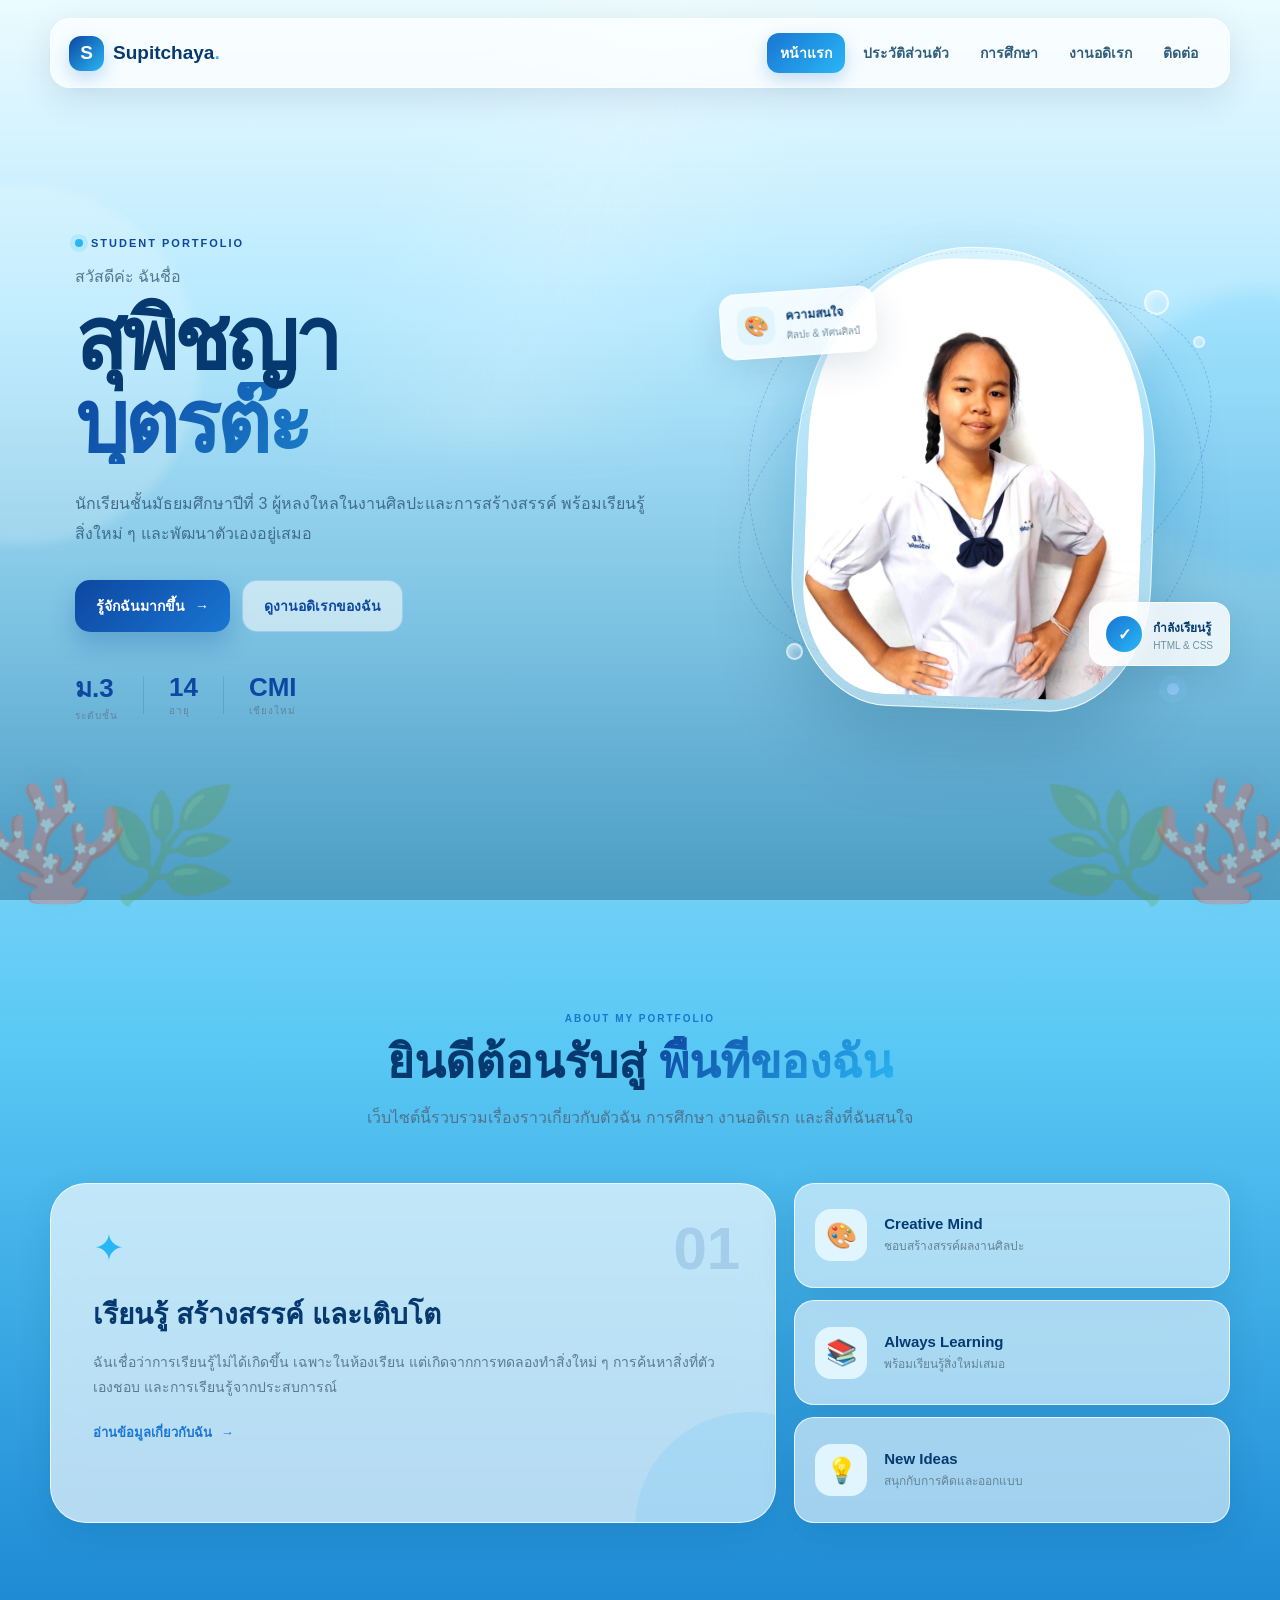
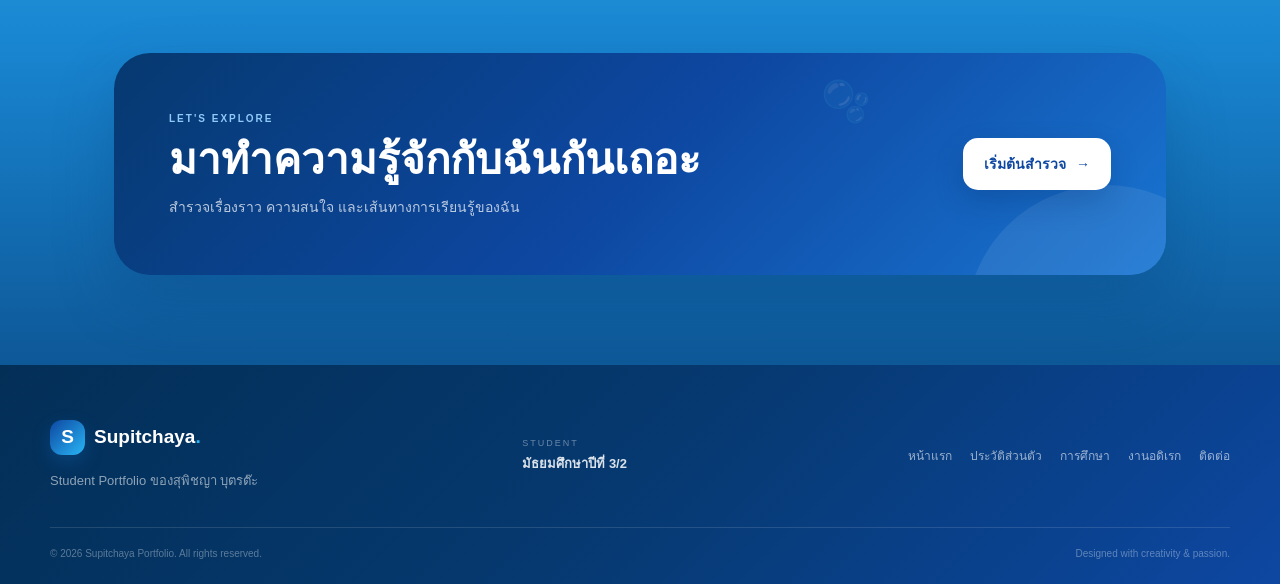
<file: index.html>
<!DOCTYPE html>
<html lang="th">
<head>
    <meta charset="UTF-8">
    <meta name="viewport" content="width=device-width, initial-scale=1.0">

    <meta
        name="description"
        content="เว็บไซต์ Portfolio ของสุพิชญา บุตรต๊ะ นักเรียนชั้นมัธยมศึกษาปีที่ 3"
    >

    <title>สุพิชญา | Student Portfolio</title>

    <link rel="stylesheet" href="style.css">
</head>

<body>

    <!-- =========================================
         LOADING SCREEN
    ========================================== -->

    <div class="loading-screen">
        <div class="loading-content">

            <div class="loading-bubbles">
                <span>🫧</span>
                <span>🫧</span>
                <span>🫧</span>
            </div>

            <div class="diver">🤿</div>

            <div class="loading-ring"></div>

            <h2>กำลังดำดิ่งสู่โลกของฉัน...</h2>

            <p>Welcome to my underwater world</p>

            <div class="loading-dots">
                <span></span>
                <span></span>
                <span></span>
            </div>

        </div>
    </div>


    <!-- =========================================
         UNDERWATER BACKGROUND
    ========================================== -->

    <div class="ocean-background" aria-hidden="true">

        <div class="sun-rays"></div>

        <span class="bubble bubble-1"></span>
        <span class="bubble bubble-2"></span>
        <span class="bubble bubble-3"></span>
        <span class="bubble bubble-4"></span>
        <span class="bubble bubble-5"></span>
        <span class="bubble bubble-6"></span>

        <div class="fish fish-1">🐠</div>
        <div class="fish fish-2">🐟</div>
        <div class="fish fish-3">🐡</div>

        <div class="coral coral-left">🪸</div>
        <div class="coral coral-right">🪸</div>

        <div class="seaweed seaweed-left">🌿</div>
        <div class="seaweed seaweed-right">🌿</div>

    </div>


    <!-- =========================================
         HEADER / NAVIGATION
    ========================================== -->

    <header class="site-header">

        <nav class="navbar container" aria-label="เมนูหลัก">

            <a href="index.html" class="logo">

                <span class="logo-mark">S</span>

                <span>
                    Supitchaya<span class="logo-dot">.</span>
                </span>

            </a>


            <div class="nav-links">

                <a href="index.html" class="active">
                    หน้าแรก
                </a>

                <a href="profile.html">
                    ประวัติส่วนตัว
                </a>

                <a href="education.html">
                    การศึกษา
                </a>

                <a href="hobby.html">
                    งานอดิเรก
                </a>

                <a href="contact.html">
                    ติดต่อ
                </a>

            </div>

        </nav>

    </header>


    <!-- =========================================
         MAIN
    ========================================== -->

    <main>


        <!-- =====================================
             HERO SECTION
        ====================================== -->

        <section class="hero">

            <!-- Decorative light -->
            <div class="hero-orb hero-orb-one"></div>
            <div class="hero-orb hero-orb-two"></div>


            <div class="container hero-grid">


                <!-- HERO TEXT -->

                <div class="hero-content reveal">

                    <span class="eyebrow">

                        <span class="eyebrow-dot"></span>

                        STUDENT PORTFOLIO

                    </span>


                    <p class="hero-small-title">
                        สวัสดีค่ะ ฉันชื่อ
                    </p>


                    <h1>
                        สุพิชญา
                        <span>บุตรต๊ะ</span>
                    </h1>


                    <p class="hero-description">

                        นักเรียนชั้นมัธยมศึกษาปีที่ 3
                        ผู้หลงใหลในงานศิลปะและการสร้างสรรค์
                        พร้อมเรียนรู้สิ่งใหม่ ๆ
                        และพัฒนาตัวเองอยู่เสมอ

                    </p>


                    <div class="hero-buttons">

                        <a
                            href="profile.html"
                            class="btn btn-primary"
                        >
                            รู้จักฉันมากขึ้น
                            <span>→</span>
                        </a>


                        <a
                            href="hobby.html"
                            class="btn btn-secondary"
                        >
                            ดูงานอดิเรกของฉัน
                        </a>

                    </div>


                    <!-- STATS -->

                    <div class="hero-stats">

                        <div class="stat-item">

                            <strong>ม.3</strong>

                            <span>ระดับชั้น</span>

                        </div>


                        <div class="stat-divider"></div>


                        <div class="stat-item">

                            <strong>14</strong>

                            <span>อายุ</span>

                        </div>


                        <div class="stat-divider"></div>


                        <div class="stat-item">

                            <strong>CMI</strong>

                            <span>เชียงใหม่</span>

                        </div>

                    </div>

                </div>


                <!-- HERO VISUAL -->

                <div class="hero-visual reveal reveal-delay">

                    <div class="visual-ring ring-one"></div>

                    <div class="visual-ring ring-two"></div>


                    <!-- Decorative bubbles -->

                    <span class="visual-bubble visual-bubble-one"></span>

                    <span class="visual-bubble visual-bubble-two"></span>

                    <span class="visual-bubble visual-bubble-three"></span>


                    <!-- Main Profile -->

                    <div class="profile-shape">

                        <div class="profile-glow"></div>

                        <img
                            src="images/Gam.jpeg"
                            alt="รูปโปรไฟล์ของสุพิชญา บุตรต๊ะ"
                        >

                    </div>


                    <!-- Floating Card -->

                    <div class="floating-card floating-card-top">

                        <span class="floating-icon">
                            🎨
                        </span>

                        <div>

                            <strong>
                                ความสนใจ
                            </strong>

                            <small>
                                ศิลปะ & ทัศนศิลป์
                            </small>

                        </div>

                    </div>


                    <div class="floating-card floating-card-bottom">

                        <span class="check-icon">
                            ✓
                        </span>

                        <div>

                            <strong>
                                กำลังเรียนรู้
                            </strong>

                            <small>
                                HTML & CSS
                            </small>

                        </div>

                    </div>


                    <div class="orange-dot"></div>

                </div>

            </div>

        </section>



        <!-- =====================================
             INTRO SECTION
        ====================================== -->

        <section class="intro-section section-padding">

            <div class="container">


                <div class="section-heading centered">

                    <span class="section-label">
                        ABOUT MY PORTFOLIO
                    </span>

                    <h2>
                        ยินดีต้อนรับสู่
                        <span>พื้นที่ของฉัน</span>
                    </h2>

                    <p>

                        เว็บไซต์นี้รวบรวมเรื่องราวเกี่ยวกับตัวฉัน
                        การศึกษา งานอดิเรก
                        และสิ่งที่ฉันสนใจ

                    </p>

                </div>


                <div class="feature-layout">


                    <!-- MAIN FEATURE -->

                    <div class="feature-main">

                        <div class="feature-number">
                            01
                        </div>

                        <span class="feature-icon large">
                            ✦
                        </span>


                        <h3>
                            เรียนรู้ สร้างสรรค์ และเติบโต
                        </h3>


                        <p>

                            ฉันเชื่อว่าการเรียนรู้ไม่ได้เกิดขึ้น
                            เฉพาะในห้องเรียน
                            แต่เกิดจากการทดลองทำสิ่งใหม่ ๆ
                            การค้นหาสิ่งที่ตัวเองชอบ
                            และการเรียนรู้จากประสบการณ์

                        </p>


                        <a
                            href="profile.html"
                            class="text-link"
                        >
                            อ่านข้อมูลเกี่ยวกับฉัน
                            <span>→</span>
                        </a>

                    </div>


                    <!-- SMALL FEATURES -->

                    <div class="feature-side">


                        <div class="mini-feature">

                            <span>🎨</span>

                            <div>

                                <h4>
                                    Creative Mind
                                </h4>

                                <p>
                                    ชอบสร้างสรรค์ผลงานศิลปะ
                                </p>

                            </div>

                        </div>


                        <div class="mini-feature">

                            <span>📚</span>

                            <div>

                                <h4>
                                    Always Learning
                                </h4>

                                <p>
                                    พร้อมเรียนรู้สิ่งใหม่เสมอ
                                </p>

                            </div>

                        </div>


                        <div class="mini-feature">

                            <span>💡</span>

                            <div>

                                <h4>
                                    New Ideas
                                </h4>

                                <p>
                                    สนุกกับการคิดและออกแบบ
                                </p>

                            </div>

                        </div>


                    </div>

                </div>

            </div>

        </section>



        <!-- =====================================
             CTA
        ====================================== -->

        <section class="cta-section">

            <div class="container cta-box">

                <div>

                    <span class="section-label light-label">
                        LET'S EXPLORE
                    </span>

                    <h2>
                        มาทำความรู้จักกับฉันกันเถอะ
                    </h2>

                    <p>
                        สำรวจเรื่องราว ความสนใจ
                        และเส้นทางการเรียนรู้ของฉัน
                    </p>

                </div>


                <a
                    href="profile.html"
                    class="btn btn-light"
                >
                    เริ่มต้นสำรวจ
                    <span>→</span>
                </a>

            </div>

        </section>

    </main>



    <!-- =========================================
         FOOTER
    ========================================== -->

    <footer class="footer">

        <div class="container footer-grid">


            <div class="footer-brand">

                <a
                    href="index.html"
                    class="logo logo-footer"
                >

                    <span class="logo-mark">
                        S
                    </span>

                    <span>
                        Supitchaya<span class="logo-dot">.</span>
                    </span>

                </a>


                <p>
                    Student Portfolio
                    ของสุพิชญา บุตรต๊ะ
                </p>

            </div>


            <div class="footer-class">

                <span>
                    STUDENT
                </span>

                <strong>
                    มัธยมศึกษาปีที่ 3/2
                </strong>

            </div>


            <div class="footer-links">

                <a href="index.html">
                    หน้าแรก
                </a>

                <a href="profile.html">
                    ประวัติส่วนตัว
                </a>

                <a href="education.html">
                    การศึกษา
                </a>

                <a href="hobby.html">
                    งานอดิเรก
                </a>

                <a href="contact.html">
                    ติดต่อ
                </a>

            </div>

        </div>


        <div class="container footer-bottom">

            <p>
                © 2026 Supitchaya Portfolio.
                All rights reserved.
            </p>

            <p>
                Designed with creativity &amp; passion.
            </p>

        </div>

    </footer>

</body>
</html>
</file>
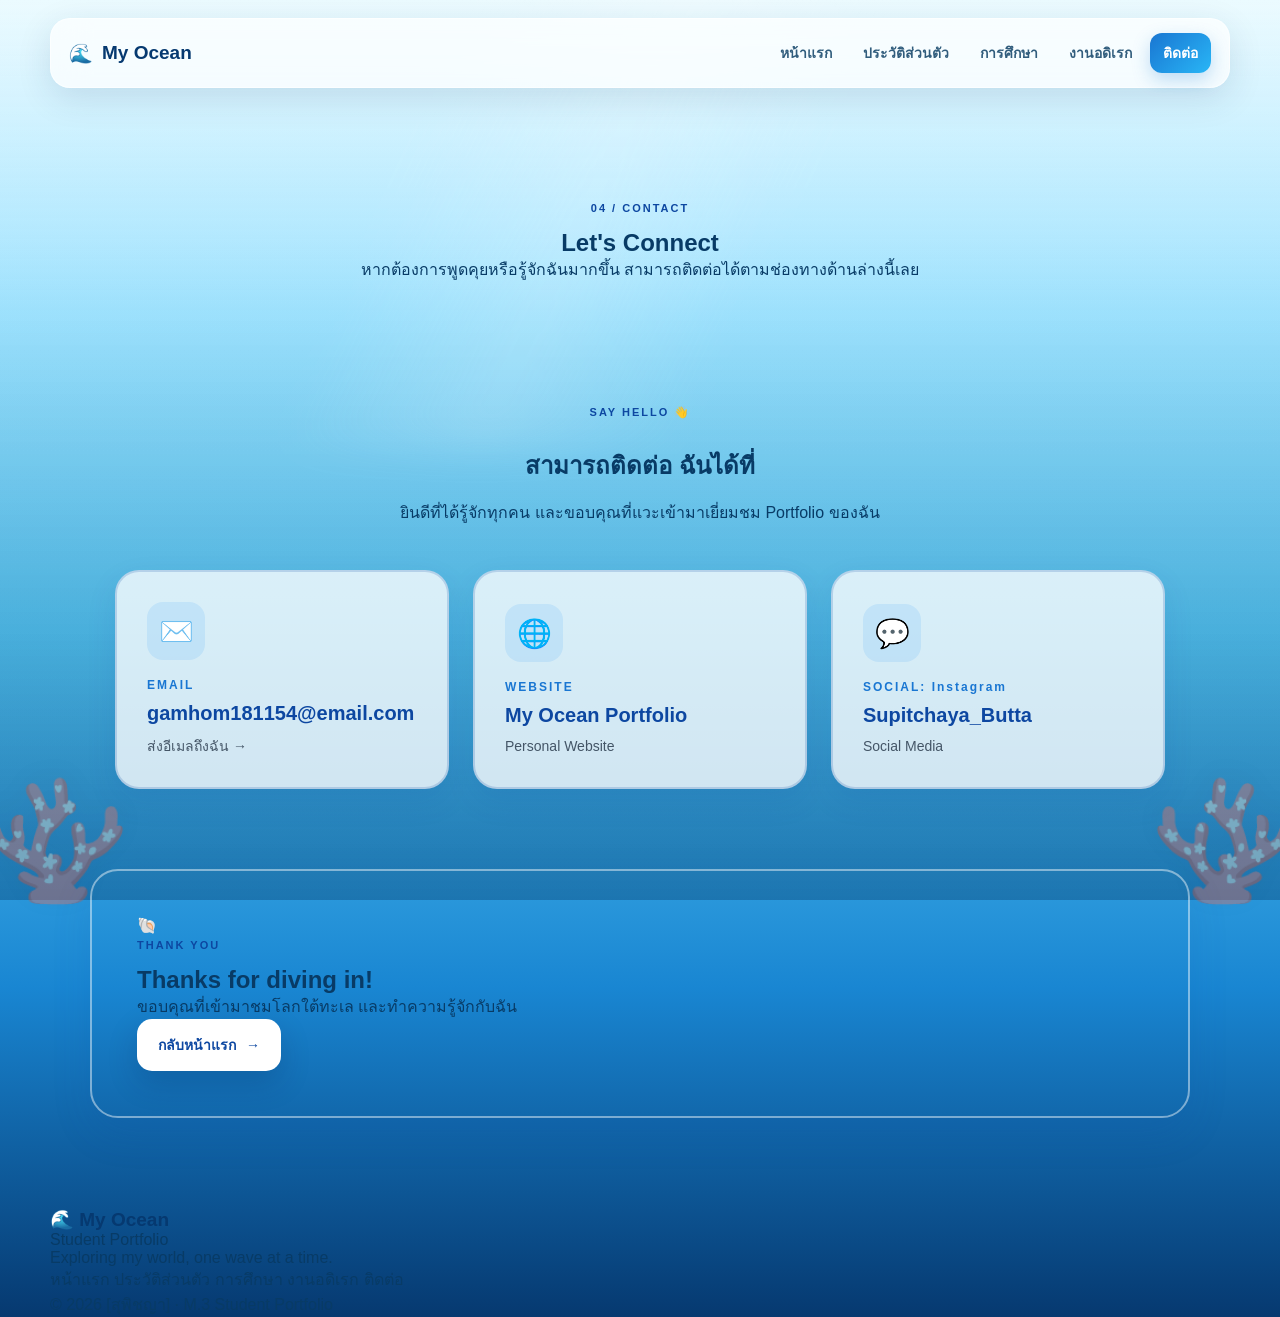
<file: contact.html>
<!DOCTYPE html>
<html lang="th">
<head>
    <meta charset="UTF-8">
    <meta name="viewport" content="width=device-width, initial-scale=1.0">
    <meta name="description" content="ข้อมูลติดต่อของนักเรียน">
    <title>My Ocean World | ติดต่อ</title>

    <link rel="stylesheet" href="style.css">
</head>

<body>

    <!-- Loading Scene -->
    <div class="loading-screen">
        <div class="loading-content">
            <div class="diver">🤿</div>
            <div class="loading-ring"></div>
            <h2>Diving into my world...</h2>
            <p>Let's connect</p>

            <div class="loading-dots">
                <span></span>
                <span></span>
                <span></span>
            </div>
        </div>
    </div>


    <!-- Background -->
    <div class="ocean-background">

        <div class="sun-rays"></div>

        <span class="bubble bubble-1"></span>
        <span class="bubble bubble-2"></span>
        <span class="bubble bubble-3"></span>
        <span class="bubble bubble-4"></span>

        <span class="fish fish-1">🐠</span>
        <span class="fish fish-2">🐟</span>

        <div class="coral coral-left">🪸</div>
        <div class="coral coral-right">🪸</div>

    </div>


    <!-- Navigation -->
    <header class="site-header">

        <nav class="navbar">

            <a href="index.html" class="logo">
                <span class="logo-icon">🌊</span>
                <span>My Ocean</span>
            </a>

            <div class="nav-links">

                <a href="index.html">หน้าแรก</a>
                <a href="profile.html">ประวัติส่วนตัว</a>
                <a href="education.html">การศึกษา</a>
                <a href="hobby.html">งานอดิเรก</a>
                <a href="contact.html" class="active">ติดต่อ</a>

            </div>

        </nav>

    </header>


    <main>

        <section class="page-hero section-container">

            <span class="eyebrow">04 / CONTACT</span>

            <h1>
                Let's
                <span>Connect</span>
            </h1>

            <p>
                หากต้องการพูดคุยหรือรู้จักฉันมากขึ้น
                สามารถติดต่อได้ตามช่องทางด้านล่างนี้เลย
            </p>

        </section>


        <section class="contact-section section-container">

            <div class="contact-intro">

                <span class="eyebrow">SAY HELLO 👋</span>

                <h2>
                    สามารถติดต่อ
                    <span>ฉันได้ที่</span>
                </h2>

                <p>
                    ยินดีที่ได้รู้จักทุกคน
                    และขอบคุณที่แวะเข้ามาเยี่ยมชม
                    Portfolio ของฉัน
                </p>

            </div>


            <div class="contact-grid">

                <a href="mailto:example@email.com" class="contact-card">

                    <div class="contact-icon">✉️</div>

                    <div>
                        <small>EMAIL</small>
                        <h3>gamhom181154@email.com</h3>
                        <span>ส่งอีเมลถึงฉัน →</span>
                    </div>

                </a>


                <div class="contact-card">

                    <div class="contact-icon">🌐</div>

                    <div>
                        <small>WEBSITE</small>
                        <h3>My Ocean Portfolio</h3>
                        <span>Personal Website</span>
                    </div>

                </div>


                <div class="contact-card">

                    <div class="contact-icon">💬</div>

                    <div>
                        <small>SOCIAL: Instagram</small>
                        <h3>Supitchaya_Butta</h3>
                        <span>Social Media</span>
                    </div>

                </div>

            </div>

        </section>


        <!-- CTA -->
        <section class="cta-section section-container">

            <div class="cta-card">

                <div class="cta-decoration">🐚</div>

                <div>

                    <span class="eyebrow">THANK YOU</span>

                    <h2>
                        Thanks for
                        <span>diving in!</span>
                    </h2>

                    <p>
                        ขอบคุณที่เข้ามาชมโลกใต้ทะเล
                        และทำความรู้จักกับฉัน
                    </p>

                </div>

                <a href="index.html" class="btn btn-light">
                    กลับหน้าแรก
                    <span>→</span>
                </a>

            </div>

        </section>

    </main>


    <footer class="site-footer">

        <div class="footer-content">

            <div>
                <a href="index.html" class="logo footer-logo">
                    🌊 My Ocean
                </a>

                <p>
                    Student Portfolio
                    <br>
                    Exploring my world, one wave at a time.
                </p>
            </div>

            <div class="footer-nav">
                <a href="index.html">หน้าแรก</a>
                <a href="profile.html">ประวัติส่วนตัว</a>
                <a href="education.html">การศึกษา</a>
                <a href="hobby.html">งานอดิเรก</a>
                <a href="contact.html">ติดต่อ</a>
            </div>

        </div>

        <div class="copyright">
            © 2026 [สุพิชญา] · M.3 Student Portfolio
        </div>

    </footer>

</body>
</html>
</file>
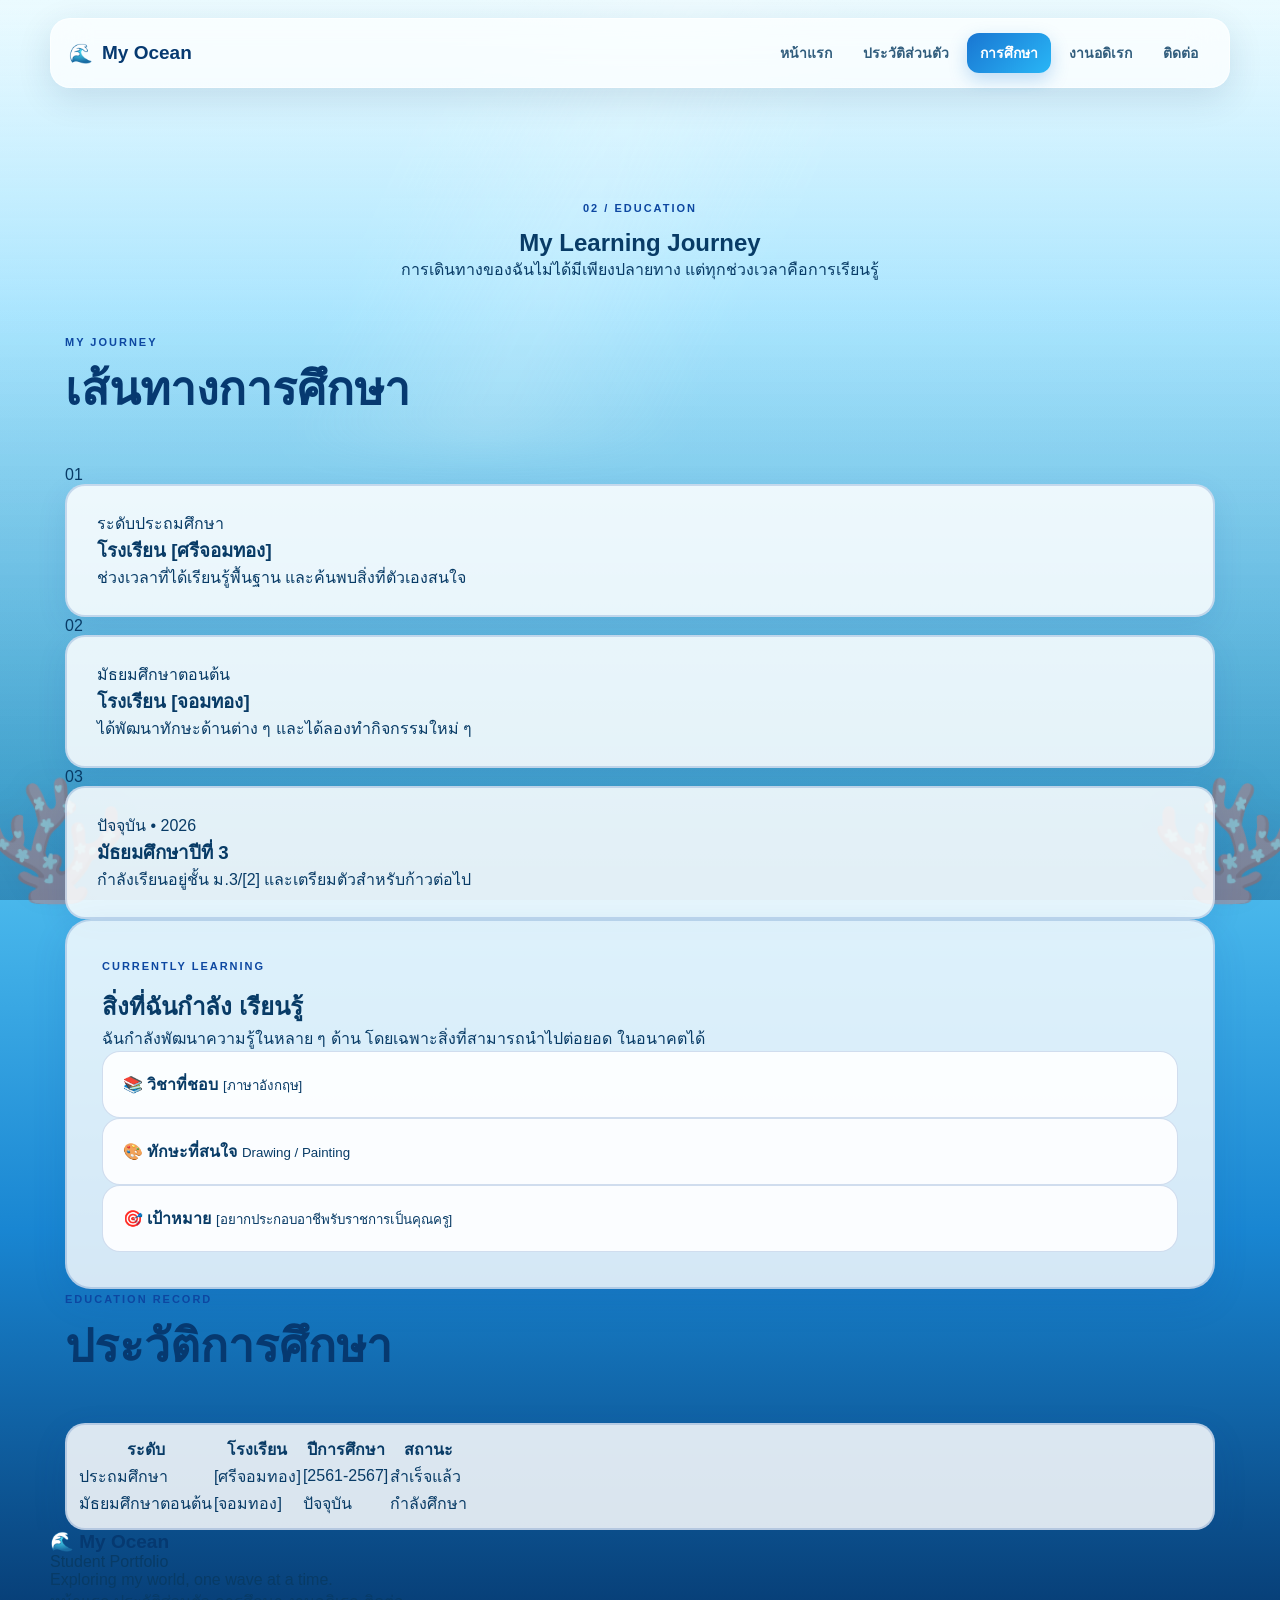
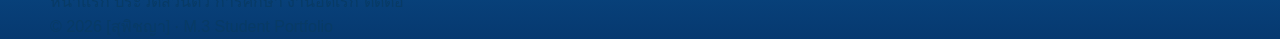
<file: education.html>
<!DOCTYPE html>
<html lang="th">
<head>
    <meta charset="UTF-8">
    <meta name="viewport" content="width=device-width, initial-scale=1.0">
    <meta name="description" content="ประวัติการศึกษาของนักเรียน">
    <title>My Ocean World | การศึกษา</title>

    <link rel="stylesheet" href="style.css">
</head>

<body>

    <!-- Loading Scene -->
    <div class="loading-screen">
        <div class="loading-content">
            <div class="diver">🤿</div>
            <div class="loading-ring"></div>
            <h2>Diving into my world...</h2>
            <p>Exploring my education</p>

            <div class="loading-dots">
                <span></span>
                <span></span>
                <span></span>
            </div>
        </div>
    </div>


    <!-- Background -->
    <div class="ocean-background">

        <div class="sun-rays"></div>

        <span class="bubble bubble-1"></span>
        <span class="bubble bubble-2"></span>
        <span class="bubble bubble-3"></span>
        <span class="bubble bubble-4"></span>

        <span class="fish fish-1">🐠</span>
        <span class="fish fish-3">🐡</span>

        <div class="coral coral-left">🪸</div>
        <div class="coral coral-right">🪸</div>

    </div>


    <!-- Navigation -->
    <header class="site-header">

        <nav class="navbar">

            <a href="index.html" class="logo">
                <span class="logo-icon">🌊</span>
                <span>My Ocean</span>
            </a>

            <div class="nav-links">
                <a href="index.html">หน้าแรก</a>
                <a href="profile.html">ประวัติส่วนตัว</a>
                <a href="education.html" class="active">การศึกษา</a>
                <a href="hobby.html">งานอดิเรก</a>
                <a href="contact.html">ติดต่อ</a>
            </div>

        </nav>

    </header>


    <main>

        <section class="page-hero section-container">

            <span class="eyebrow">02 / EDUCATION</span>

            <h1>
                My Learning
                <span>Journey</span>
            </h1>

            <p>
                การเดินทางของฉันไม่ได้มีเพียงปลายทาง
                แต่ทุกช่วงเวลาคือการเรียนรู้
            </p>

        </section>


        <!-- Timeline -->
        <section class="timeline-section section-container">

            <div class="section-heading">
                <span class="eyebrow">MY JOURNEY</span>
                <h2>เส้นทางการศึกษา</h2>
            </div>


            <div class="timeline">

                <div class="timeline-item">

                    <div class="timeline-dot">01</div>

                    <div class="timeline-content">

                        <span>ระดับประถมศึกษา</span>

                        <h3>โรงเรียน [ศรีจอมทอง]</h3>

                        <p>
                            ช่วงเวลาที่ได้เรียนรู้พื้นฐาน
                            และค้นพบสิ่งที่ตัวเองสนใจ
                        </p>

                    </div>

                </div>


                <div class="timeline-item">

                    <div class="timeline-dot">02</div>

                    <div class="timeline-content">

                        <span>มัธยมศึกษาตอนต้น</span>

                        <h3>โรงเรียน [จอมทอง]</h3>

                        <p>
                            ได้พัฒนาทักษะด้านต่าง ๆ
                            และได้ลองทำกิจกรรมใหม่ ๆ
                        </p>

                    </div>

                </div>


                <div class="timeline-item current">

                    <div class="timeline-dot">03</div>

                    <div class="timeline-content">

                        <span>ปัจจุบัน • 2026</span>

                        <h3>มัธยมศึกษาปีที่ 3</h3>

                        <p>
                            กำลังเรียนอยู่ชั้น ม.3/[2]
                            และเตรียมตัวสำหรับก้าวต่อไป
                        </p>

                    </div>

                </div>

            </div>

        </section>


        <!-- Highlight -->
        <section class="education-highlight section-container">

            <div class="highlight-panel">

                <div>

                    <span class="eyebrow">CURRENTLY LEARNING</span>

                    <h2>
                        สิ่งที่ฉันกำลัง
                        <span>เรียนรู้</span>
                    </h2>

                    <p>
                        ฉันกำลังพัฒนาความรู้ในหลาย ๆ ด้าน
                        โดยเฉพาะสิ่งที่สามารถนำไปต่อยอด
                        ในอนาคตได้
                    </p>

                </div>


                <div class="highlight-items">

                    <div class="highlight-item">
                        <span>📚</span>
                        <strong>วิชาที่ชอบ</strong>
                        <small>[ภาษาอังกฤษ]</small>
                    </div>

                    <div class="highlight-item">
                        <span>🎨</span>
                        <strong>ทักษะที่สนใจ</strong>
                        <small>Drawing / Painting</small>
                    </div>

                    <div class="highlight-item">
                        <span>🎯</span>
                        <strong>เป้าหมาย</strong>
                        <small>[อยากประกอบอาชีพรับราชการเป็นคุณครู]</small>
                    </div>

                </div>

            </div>

        </section>


        <!-- Table -->
        <section class="table-section section-container">

            <div class="section-heading">

                <span class="eyebrow">EDUCATION RECORD</span>

                <h2>ประวัติการศึกษา</h2>

            </div>


            <div class="table-wrapper">

                <table>

                    <thead>
                        <tr>
                            <th>ระดับ</th>
                            <th>โรงเรียน</th>
                            <th>ปีการศึกษา</th>
                            <th>สถานะ</th>
                        </tr>
                    </thead>

                    <tbody>

                        <tr>
                            <td>ประถมศึกษา</td>
                            <td>[ศรีจอมทอง]</td>
                            <td>[2561-2567]</td>
                            <td><span class="status">สำเร็จแล้ว</span></td>
                        </tr>

                        <tr>
                            <td>มัธยมศึกษาตอนต้น</td>
                            <td>[จอมทอง]</td>
                            <td>ปัจจุบัน</td>
                            <td><span class="status current-status">กำลังศึกษา</span></td>
                        </tr>

                    </tbody>

                </table>

            </div>

        </section>

    </main>


    <footer class="site-footer">

        <div class="footer-content">

            <div>
                <a href="index.html" class="logo footer-logo">
                    🌊 My Ocean
                </a>

                <p>
                    Student Portfolio
                    <br>
                    Exploring my world, one wave at a time.
                </p>
            </div>

            <div class="footer-nav">
                <a href="index.html">หน้าแรก</a>
                <a href="profile.html">ประวัติส่วนตัว</a>
                <a href="education.html">การศึกษา</a>
                <a href="hobby.html">งานอดิเรก</a>
                <a href="contact.html">ติดต่อ</a>
            </div>

        </div>

        <div class="copyright">
            © 2026 [สุพิชญา] · M.3 Student Portfolio
        </div>

    </footer>

</body>
</html>
</file>
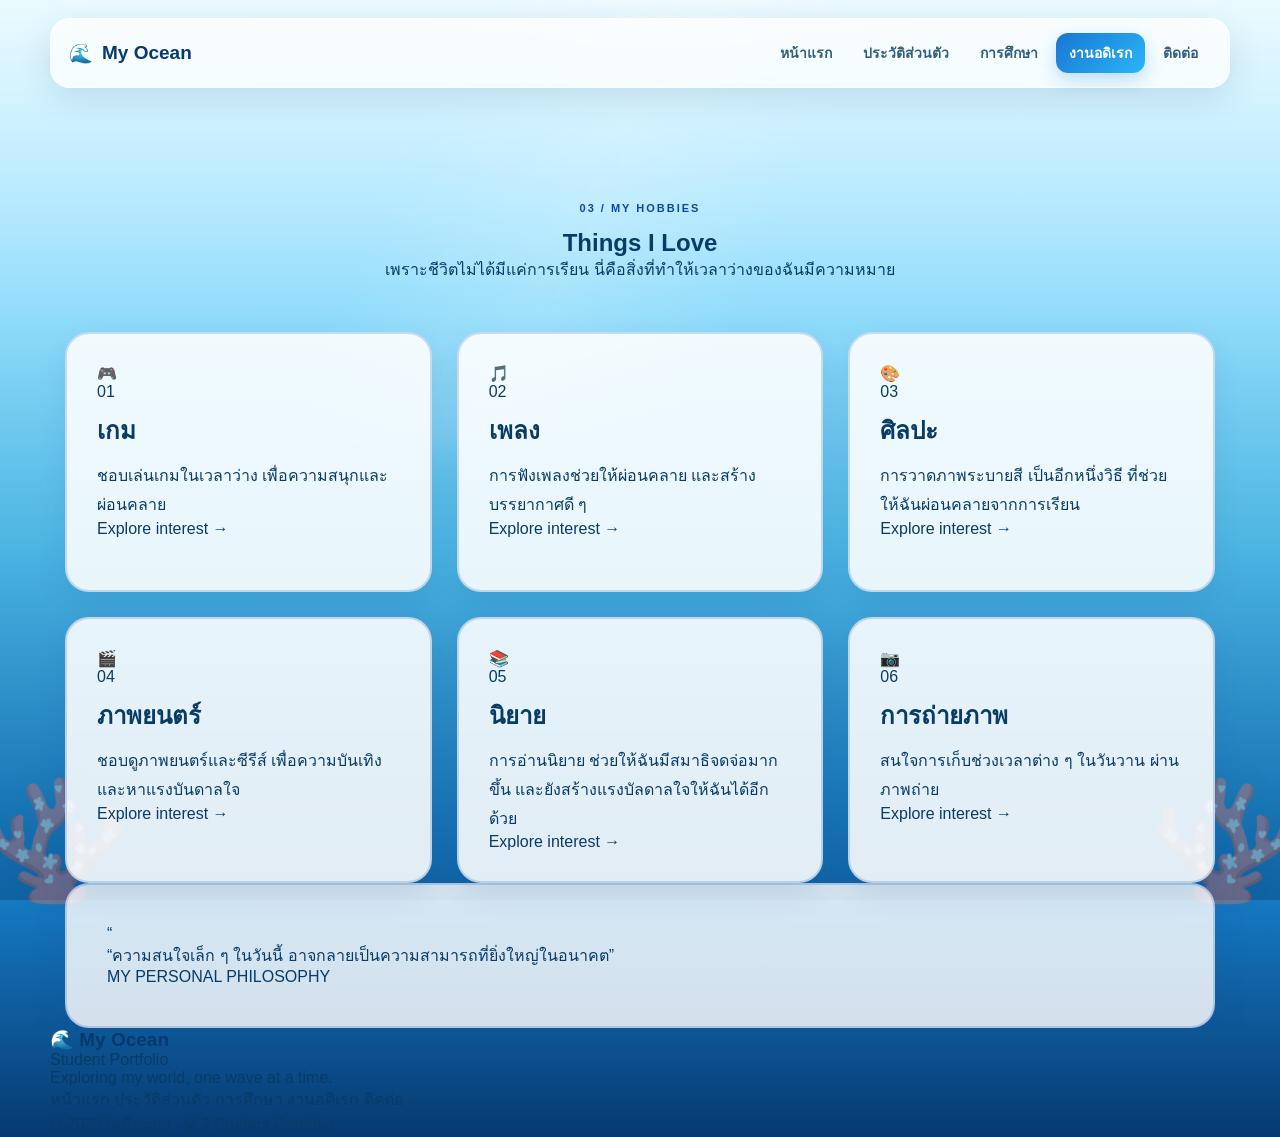
<file: hobby.html>
<!DOCTYPE html>
<html lang="th">
<head>
    <meta charset="UTF-8">
    <meta name="viewport" content="width=device-width, initial-scale=1.0">
    <meta name="description" content="งานอดิเรกและความสนใจของนักเรียน">
    <title>My Ocean World | งานอดิเรก</title>

    <link rel="stylesheet" href="style.css">
</head>

<body>

    <!-- Loading Scene -->
    <div class="loading-screen">
        <div class="loading-content">
            <div class="diver">🤿</div>
            <div class="loading-ring"></div>
            <h2>Diving into my world...</h2>
            <p>Discovering my interests</p>

            <div class="loading-dots">
                <span></span>
                <span></span>
                <span></span>
            </div>
        </div>
    </div>


    <!-- Background -->
    <div class="ocean-background">

        <div class="sun-rays"></div>

        <span class="bubble bubble-1"></span>
        <span class="bubble bubble-2"></span>
        <span class="bubble bubble-3"></span>
        <span class="bubble bubble-4"></span>
        <span class="bubble bubble-5"></span>

        <span class="fish fish-1">🐠</span>
        <span class="fish fish-2">🐟</span>
        <span class="fish fish-3">🐡</span>

        <div class="coral coral-left">🪸</div>
        <div class="coral coral-right">🪸</div>

    </div>


    <!-- Navigation -->
    <header class="site-header">

        <nav class="navbar">

            <a href="index.html" class="logo">
                <span class="logo-icon">🌊</span>
                <span>My Ocean</span>
            </a>

            <div class="nav-links">

                <a href="index.html">หน้าแรก</a>
                <a href="profile.html">ประวัติส่วนตัว</a>
                <a href="education.html">การศึกษา</a>
                <a href="hobby.html" class="active">งานอดิเรก</a>
                <a href="contact.html">ติดต่อ</a>

            </div>

        </nav>

    </header>


    <main>

        <section class="page-hero section-container">

            <span class="eyebrow">03 / MY HOBBIES</span>

            <h1>
                Things I
                <span>Love</span>
            </h1>

            <p>
                เพราะชีวิตไม่ได้มีแค่การเรียน
                นี่คือสิ่งที่ทำให้เวลาว่างของฉันมีความหมาย
            </p>

        </section>


        <!-- Hobby Grid -->
        <section class="hobby-section section-container">

            <div class="hobby-grid">

                <article class="hobby-card">

                    <div class="hobby-icon">🎮</div>

                    <div class="hobby-number">01</div>

                    <h2>เกม</h2>

                    <p>
                        ชอบเล่นเกมในเวลาว่าง
                        เพื่อความสนุกและผ่อนคลาย
                    </p>

                    <span class="hobby-link">Explore interest →</span>

                </article>


                <article class="hobby-card">

                    <div class="hobby-icon">🎵</div>

                    <div class="hobby-number">02</div>

                    <h2>เพลง</h2>

                    <p>
                        การฟังเพลงช่วยให้ผ่อนคลาย
                        และสร้างบรรยากาศดี ๆ
                    </p>

                    <span class="hobby-link">Explore interest →</span>

                </article>


                <article class="hobby-card">

                    <div class="hobby-icon">🎨</div>

                    <div class="hobby-number">03</div>

                    <h2>ศิลปะ</h2>

                    <p>
                        การวาดภาพระบายสี เป็นอีกหนึ่งวิธี
                        ที่ช่วยให้ฉันผ่อนคลายจากการเรียน
                    </p>

                    <span class="hobby-link">Explore interest →</span>

                </article>


                <article class="hobby-card">

                    <div class="hobby-icon">🎬</div>

                    <div class="hobby-number">04</div>

                    <h2>ภาพยนตร์</h2>

                    <p>
                        ชอบดูภาพยนตร์และซีรีส์
                        เพื่อความบันเทิงและหาแรงบันดาลใจ
                    </p>

                    <span class="hobby-link">Explore interest →</span>

                </article>


                <article class="hobby-card">

                    <div class="hobby-icon">📚</div>

                    <div class="hobby-number">05</div>

                    <h2>นิยาย</h2>

                    <p>
                        การอ่านนิยาย ช่วยให้ฉันมีสมาธิจดจ่อมากขึ้น
                        และยังสร้างแรงบัลดาลใจให้ฉันได้อีกด้วย
                    </p>

                    <span class="hobby-link">Explore interest →</span>

                </article>


                <article class="hobby-card">

                    <div class="hobby-icon">📷</div>

                    <div class="hobby-number">06</div>

                    <h2>การถ่ายภาพ</h2>

                    <p>
                        สนใจการเก็บช่วงเวลาต่าง ๆ ในวันวาน
                        ผ่านภาพถ่าย
                    </p>

                    <span class="hobby-link">Explore interest →</span>

                </article>

            </div>

        </section>


        <!-- Quote -->
        <section class="quote-section section-container">

            <div class="quote-card">

                <span class="quote-icon">“</span>

                <blockquote>
                    “ความสนใจเล็ก ๆ ในวันนี้
                    อาจกลายเป็นความสามารถที่ยิ่งใหญ่ในอนาคต”
                </blockquote>

                <span class="quote-line"></span>

                <p>MY PERSONAL PHILOSOPHY</p>

            </div>

        </section>

    </main>


    <footer class="site-footer">

        <div class="footer-content">

            <div>
                <a href="index.html" class="logo footer-logo">
                    🌊 My Ocean
                </a>

                <p>
                    Student Portfolio
                    <br>
                    Exploring my world, one wave at a time.
                </p>
            </div>

            <div class="footer-nav">
                <a href="index.html">หน้าแรก</a>
                <a href="profile.html">ประวัติส่วนตัว</a>
                <a href="education.html">การศึกษา</a>
                <a href="hobby.html">งานอดิเรก</a>
                <a href="contact.html">ติดต่อ</a>
            </div>

        </div>

        <div class="copyright">
            © 2026 [สุพิชญา] · M.3 Student Portfolio
        </div>

    </footer>

</body>
</html>
</file>
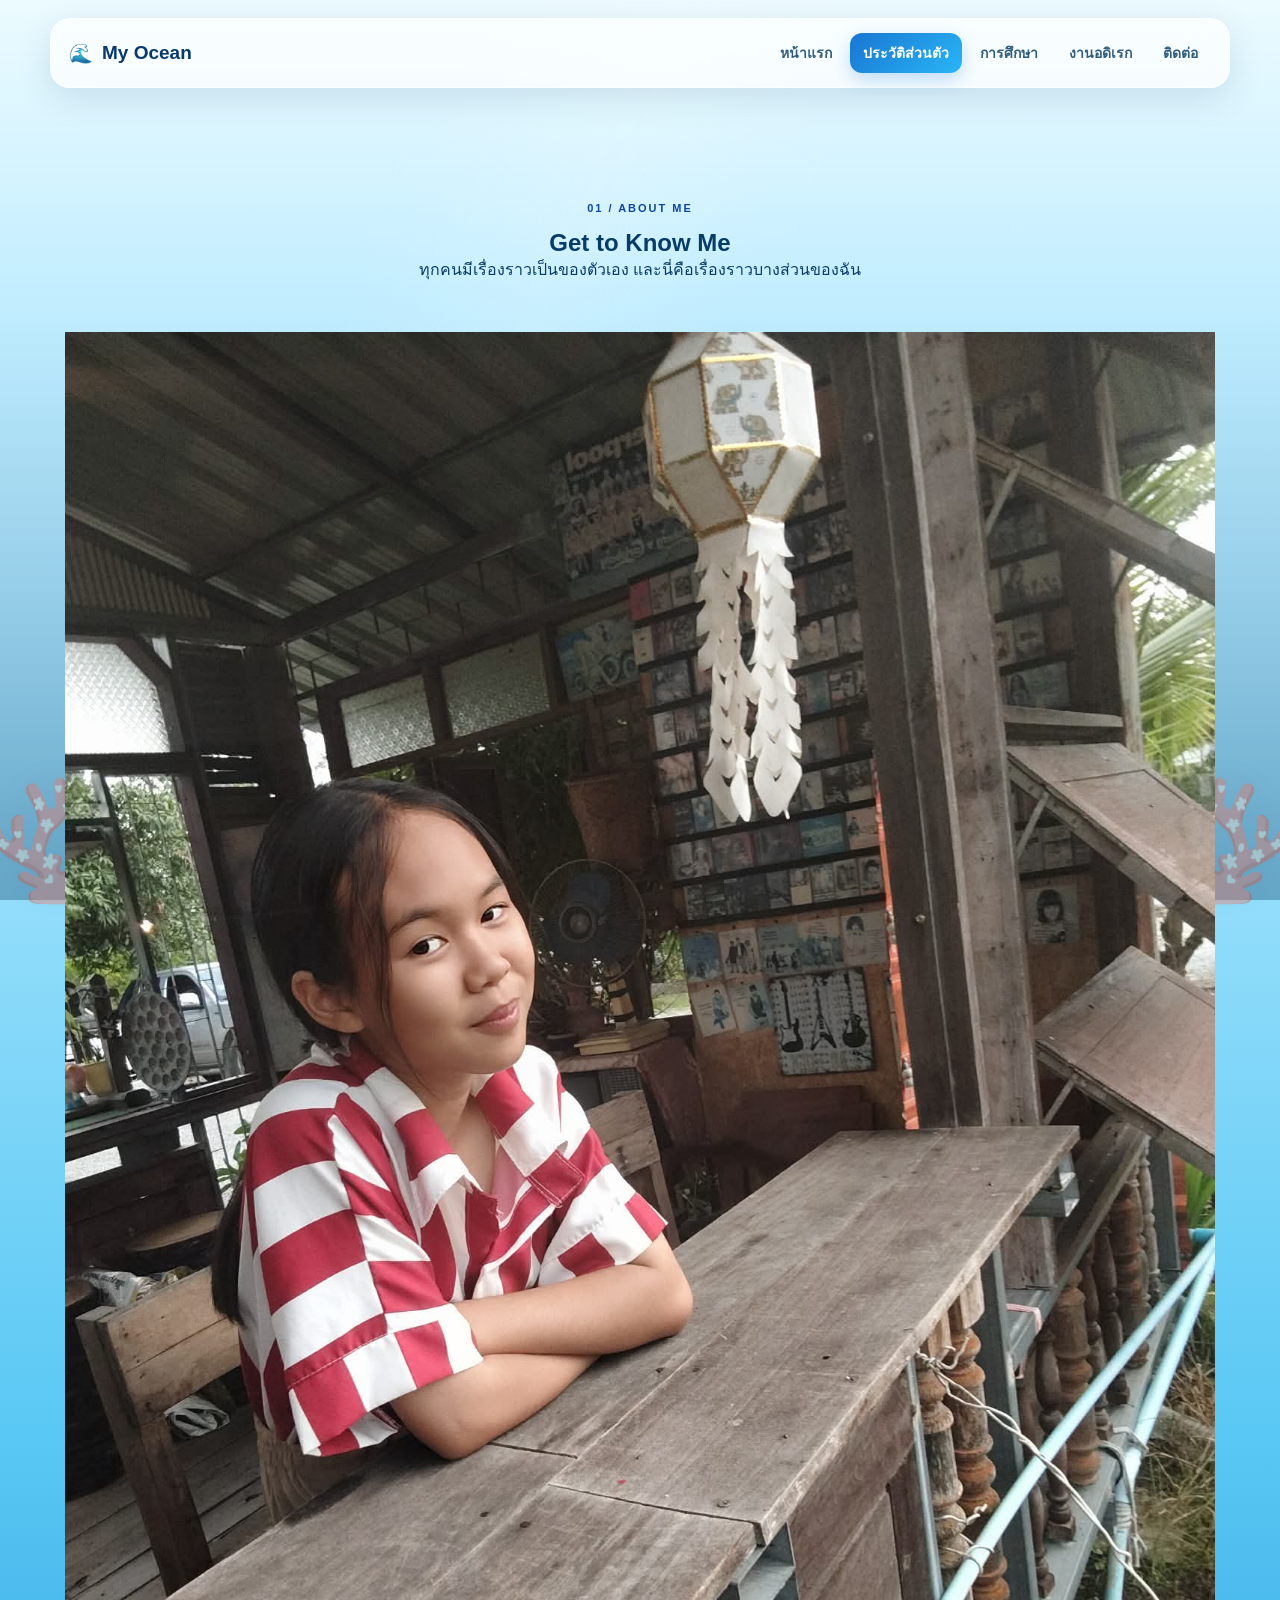
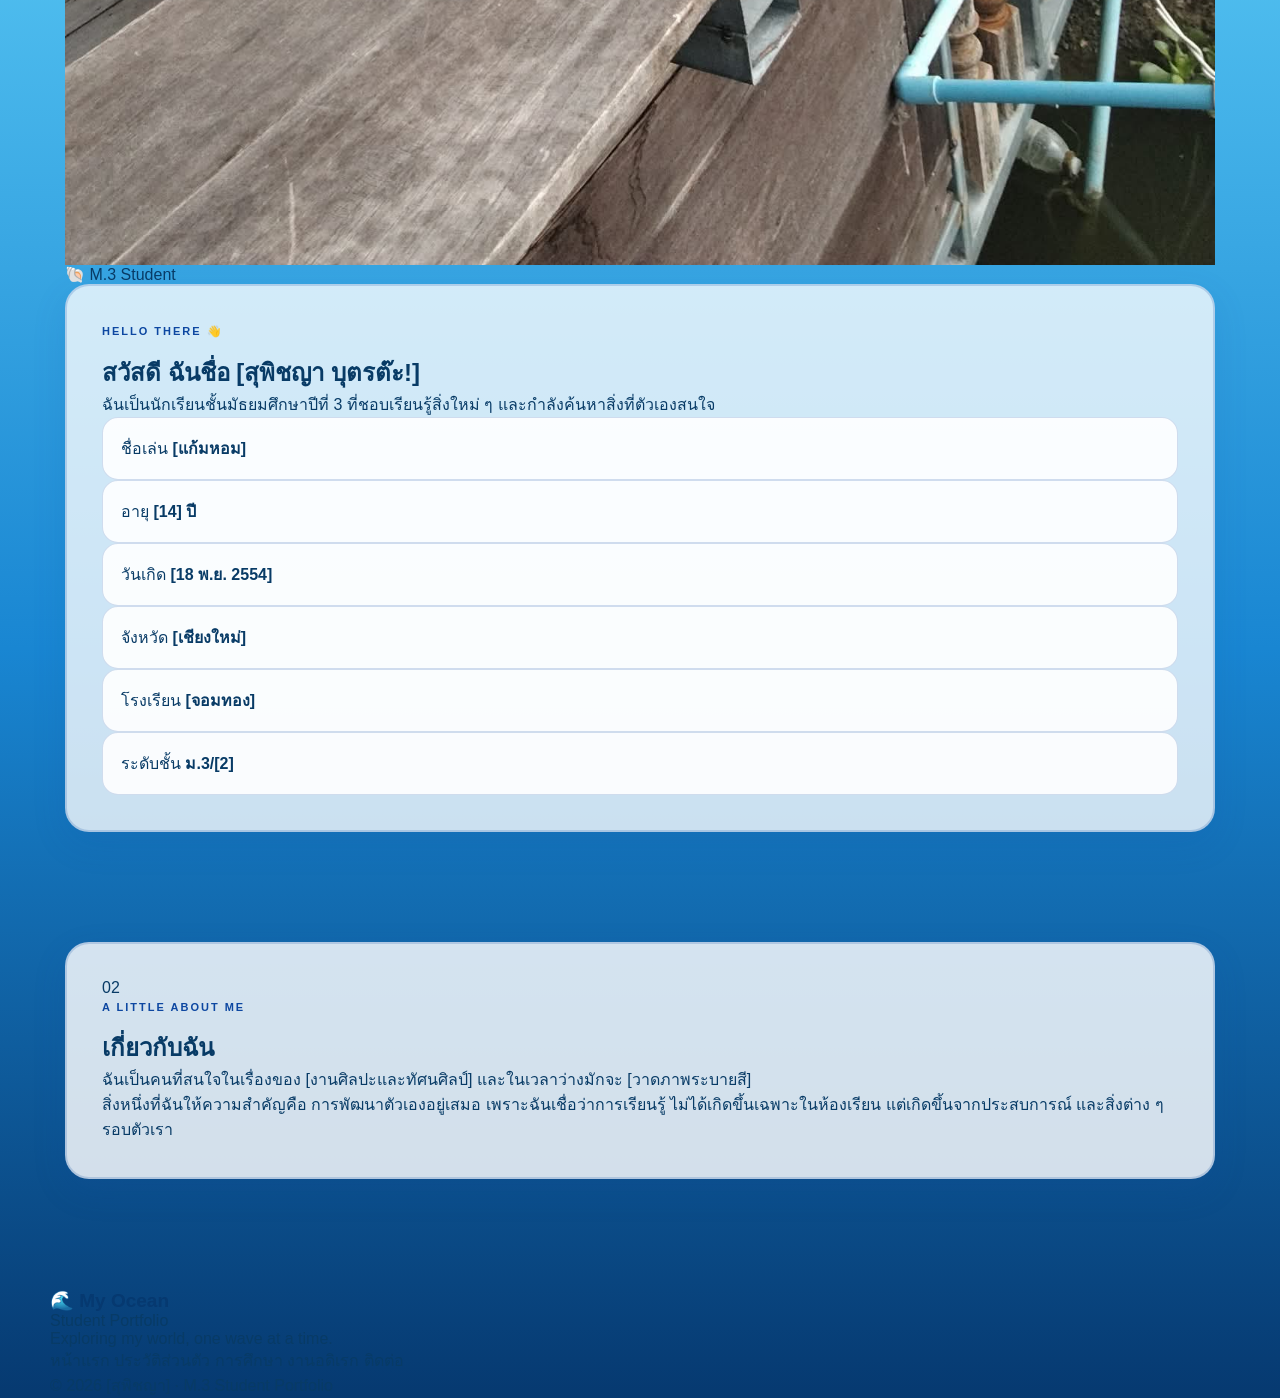
<file: profile.html>
<!DOCTYPE html>
<html lang="th">
<head>
    <meta charset="UTF-8">
    <meta name="viewport" content="width=device-width, initial-scale=1.0">
    <meta name="description" content="ประวัติส่วนตัวของนักเรียน">
    <title>My Ocean World | ประวัติส่วนตัว</title>

    <link rel="stylesheet" href="style.css">
</head>

<body>

    <!-- Loading Scene -->
    <div class="loading-screen">
        <div class="loading-content">
            <div class="diver">🤿</div>
            <div class="loading-ring"></div>
            <h2>Diving into my world...</h2>
            <p>Exploring my profile</p>

            <div class="loading-dots">
                <span></span>
                <span></span>
                <span></span>
            </div>
        </div>
    </div>


    <!-- Background -->
    <div class="ocean-background">
        <div class="sun-rays"></div>

        <span class="bubble bubble-1"></span>
        <span class="bubble bubble-2"></span>
        <span class="bubble bubble-3"></span>
        <span class="bubble bubble-4"></span>

        <span class="fish fish-1">🐠</span>
        <span class="fish fish-2">🐟</span>

        <div class="coral coral-left">🪸</div>
        <div class="coral coral-right">🪸</div>
    </div>


    <!-- Navigation -->
    <header class="site-header">
        <nav class="navbar">

            <a href="index.html" class="logo">
                <span class="logo-icon">🌊</span>
                <span>My Ocean</span>
            </a>

            <div class="nav-links">
                <a href="index.html">หน้าแรก</a>
                <a href="profile.html" class="active">ประวัติส่วนตัว</a>
                <a href="education.html">การศึกษา</a>
                <a href="hobby.html">งานอดิเรก</a>
                <a href="contact.html">ติดต่อ</a>
            </div>

        </nav>
    </header>


    <main>

        <section class="page-hero section-container">

            <span class="eyebrow">01 / ABOUT ME</span>

            <h1>
                Get to Know
                <span>Me</span>
            </h1>

            <p>
                ทุกคนมีเรื่องราวเป็นของตัวเอง
                และนี่คือเรื่องราวบางส่วนของฉัน
            </p>

        </section>


        <section class="profile-section section-container">

            <div class="profile-large">

                <div class="profile-image-wrapper">

                    <div class="image-decoration"></div>

                    <img
                        src="images/GamRed.jpeg"
                        alt="รูปโปรไฟล์ของฉัน"
                    >

                    <div class="floating-tag">
                        🐚 M.3 Student
                    </div>

                </div>

            </div>


            <div class="profile-information">

                <span class="eyebrow">HELLO THERE 👋</span>

                <h2>
                    สวัสดี ฉันชื่อ
                    <span>[สุพิชญา บุตรต๊ะ!]</span>
                </h2>

                <p class="lead">
                    ฉันเป็นนักเรียนชั้นมัธยมศึกษาปีที่ 3
                    ที่ชอบเรียนรู้สิ่งใหม่ ๆ
                    และกำลังค้นหาสิ่งที่ตัวเองสนใจ
                </p>


                <div class="info-grid">

                    <div class="info-box">
                        <span>ชื่อเล่น</span>
                        <strong>[แก้มหอม]</strong>
                    </div>

                    <div class="info-box">
                        <span>อายุ</span>
                        <strong>[14] ปี</strong>
                    </div>

                    <div class="info-box">
                        <span>วันเกิด</span>
                        <strong>[18 พ.ย. 2554]</strong>
                    </div>

                    <div class="info-box">
                        <span>จังหวัด</span>
                        <strong>[เชียงใหม่]</strong>
                    </div>

                    <div class="info-box">
                        <span>โรงเรียน</span>
                        <strong>[จอมทอง]</strong>
                    </div>

                    <div class="info-box">
                        <span>ระดับชั้น</span>
                        <strong>ม.3/[2]</strong>
                    </div>

                </div>

            </div>

        </section>


        <section class="about-section section-container">

            <div class="about-card">

                <div class="about-number">02</div>

                <div>
                    <span class="eyebrow">A LITTLE ABOUT ME</span>

                    <h2>เกี่ยวกับฉัน</h2>

                    <p>
                        ฉันเป็นคนที่สนใจในเรื่องของ
                        [งานศิลปะและทัศนศิลป์]
                        และในเวลาว่างมักจะ
                        [วาดภาพระบายสี]
                    </p>

                    <p>
                        สิ่งหนึ่งที่ฉันให้ความสำคัญคือ
                        การพัฒนาตัวเองอยู่เสมอ
                        เพราะฉันเชื่อว่าการเรียนรู้
                        ไม่ได้เกิดขึ้นเฉพาะในห้องเรียน
                        แต่เกิดขึ้นจากประสบการณ์
                        และสิ่งต่าง ๆ รอบตัวเรา
                    </p>

                </div>

            </div>

        </section>

    </main>


    <footer class="site-footer">

        <div class="footer-content">

            <div>
                <a href="index.html" class="logo footer-logo">
                    🌊 My Ocean
                </a>

                <p>
                    Student Portfolio
                    <br>
                    Exploring my world, one wave at a time.
                </p>
            </div>

            <div class="footer-nav">
                <a href="index.html">หน้าแรก</a>
                <a href="profile.html">ประวัติส่วนตัว</a>
                <a href="education.html">การศึกษา</a>
                <a href="hobby.html">งานอดิเรก</a>
                <a href="contact.html">ติดต่อ</a>
            </div>

        </div>

        <div class="copyright">
            © 2026 [สุพิชญา] · M.3 Student Portfolio
        </div>

    </footer>

</body>
</html>
</file>
<file: style.css>
/* =========================================================
   MY OCEAN WORLD
   Modern Underwater Student Portfolio
   INDEX PAGE
   ========================================================= */


/* =========================================================
   1. VARIABLES
   ========================================================= */

:root {

    --deep-ocean: #063970;
    --navy: #0D47A1;
    --ocean: #1976D2;
    --blue: #2196F3;
    --aqua: #29B6F6;
    --light-aqua: #90CAF9;

    --foam: #E3F2FD;

    --white: #FFFFFF;

    --text: #083B66;
    --text-light: #5C7890;

    --max-width: 1180px;

    --radius-xl: 36px;
    --radius-lg: 28px;
    --radius-md: 20px;
    --radius-sm: 14px;

    --shadow:
        0 25px 70px
        rgba(4, 49, 87, 0.16);

    --shadow-small:
        0 12px 35px
        rgba(4, 49, 87, 0.12);
}


/* =========================================================
   2. RESET
   ========================================================= */

* {
    margin: 0;
    padding: 0;
    box-sizing: border-box;
}


html {
    scroll-behavior: smooth;
}


body {

    min-height: 100vh;

    font-family:
        "Segoe UI",
        "Noto Sans Thai",
        Arial,
        sans-serif;

    color: var(--text);

    background:
        linear-gradient(
            180deg,
            #e7faff 0%,
            #b9ebff 18%,
            #59c8f4 48%,
            #1986d2 75%,
            #063970 100%
        );

    overflow-x: hidden;
}


a {
    color: inherit;
    text-decoration: none;
}


img {
    display: block;
    max-width: 100%;
}


.container {

    width:
        min(
            calc(100% - 64px),
            var(--max-width)
        );

    margin-left: auto;
    margin-right: auto;
}


/* =========================================================
   3. OCEAN BACKGROUND
   ========================================================= */

.ocean-background {

    position: fixed;

    inset: 0;

    z-index: -10;

    overflow: hidden;

    pointer-events: none;

    background:
        linear-gradient(
            180deg,
            rgba(255,255,255,0.20),
            rgba(41,182,246,0.08) 35%,
            rgba(3,64,112,0.18) 70%,
            rgba(3,48,88,0.32)
        );
}


/* =========================================================
   SUN RAYS
   ========================================================= */

.sun-rays {

    position: absolute;

    top: -150px;
    left: 50%;

    width: 1000px;
    height: 600px;

    transform:
        translateX(-50%);

    opacity: 0.28;

    background:
        linear-gradient(
            115deg,
            transparent 32%,
            rgba(255,255,255,0.55) 48%,
            transparent 64%
        );

    filter: blur(18px);

    animation:
        lightMove 9s ease-in-out infinite alternate;
}


@keyframes lightMove {

    from {
        transform:
            translateX(-55%)
            rotate(-4deg);
    }

    to {
        transform:
            translateX(-45%)
            rotate(4deg);
    }
}


/* =========================================================
   4. BUBBLES
   ========================================================= */

.bubble {

    position: absolute;

    border-radius: 50%;

    border:
        2px solid
        rgba(255,255,255,0.5);

    background:
        rgba(255,255,255,0.10);

    box-shadow:
        inset 3px 3px 7px
        rgba(255,255,255,0.4);

    animation:
        bubbleFloat 9s linear infinite;
}


.bubble-1 {
    width: 18px;
    height: 18px;
    left: 10%;
    bottom: -30px;
    animation-delay: 1s;
}


.bubble-2 {
    width: 9px;
    height: 9px;
    left: 23%;
    bottom: -20px;
    animation-delay: 4s;
}


.bubble-3 {
    width: 27px;
    height: 27px;
    left: 68%;
    bottom: -40px;
    animation-delay: 0s;
}


.bubble-4 {
    width: 13px;
    height: 13px;
    left: 86%;
    bottom: -20px;
    animation-delay: 3s;
}


.bubble-5 {
    width: 8px;
    height: 8px;
    left: 53%;
    bottom: -20px;
    animation-delay: 2s;
}


.bubble-6 {
    width: 15px;
    height: 15px;
    left: 40%;
    bottom: -20px;
    animation-delay: 6s;
}


@keyframes bubbleFloat {

    0% {
        transform:
            translateY(0)
            scale(0.8);

        opacity: 0;
    }

    10% {
        opacity: 0.7;
    }

    100% {
        transform:
            translateY(-110vh)
            translateX(60px)
            scale(1.15);

        opacity: 0;
    }
}


/* =========================================================
   5. FISH
   ========================================================= */

.fish {

    position: absolute;

    left: -100px;

    opacity: 0.55;

    font-size: 38px;

    filter:
        drop-shadow(
            0 8px 12px
            rgba(0,40,80,0.18)
        );

    animation:
        fishSwim 22s linear infinite;
}


.fish-1 {

    top: 23%;

    animation-delay: 2s;
}


.fish-2 {

    top: 47%;

    font-size: 30px;

    animation-duration: 27s;

    animation-delay: 6s;
}


.fish-3 {

    top: 70%;

    font-size: 45px;

    animation-duration: 30s;

    animation-delay: 1s;
}


@keyframes fishSwim {

    0% {
        transform:
            translateX(-120px)
            translateY(0);
    }

    25% {
        transform:
            translateX(30vw)
            translateY(-25px);
    }

    50% {
        transform:
            translateX(60vw)
            translateY(20px);
    }

    75% {
        transform:
            translateX(90vw)
            translateY(-20px);
    }

    100% {
        transform:
            translateX(110vw)
            translateY(0);
    }
}


/* =========================================================
   6. CORAL & SEAWEED
   ========================================================= */

.coral {

    position: fixed;

    bottom: -12px;

    z-index: -3;

    font-size: 120px;

    opacity: 0.38;

    filter:
        drop-shadow(
            0 -8px 15px
            rgba(0,30,70,0.12)
        );
}


.coral-left {
    left: -20px;
}


.coral-right {

    right: -20px;

    transform:
        scaleX(-1);
}


.seaweed {

    position: fixed;

    bottom: -10px;

    z-index: -4;

    font-size: 110px;

    opacity: 0.25;
}


.seaweed-left {
    left: 8%;
}


.seaweed-right {

    right: 8%;

    transform:
        scaleX(-1);
}


/* =========================================================
   7. LOADING SCREEN
   ========================================================= */

.loading-screen {

    position: fixed;

    inset: 0;

    z-index: 9999;

    display: flex;

    align-items: center;

    justify-content: center;

    text-align: center;

    color: white;

    background:
        radial-gradient(
            circle at 50% 25%,
            #29b6f6 0%,
            #1976d2 38%,
            #063970 100%
        );

    animation:
        loadingHide 0.8s ease
        2.4s forwards;

    pointer-events: none;
}


.loading-content {

    position: relative;

    animation:
        diveIn 1.1s ease;
}


.diver {

    font-size: 58px;

    margin-bottom: 10px;

    animation:
        diverFloat 2s ease-in-out infinite;
}


.loading-bubbles {

    position: absolute;

    top: -55px;

    left: 50%;

    display: flex;

    gap: 15px;

    transform:
        translateX(-50%);
}


.loading-bubbles span {

    font-size: 20px;

    animation:
        smallBubble 2s ease-in-out infinite;
}


.loading-bubbles span:nth-child(2) {
    animation-delay: 0.3s;
}


.loading-bubbles span:nth-child(3) {
    animation-delay: 0.6s;
}


.loading-ring {

    width: 82px;
    height: 82px;

    margin:
        0 auto 24px;

    border:
        3px solid
        rgba(255,255,255,0.2);

    border-top-color: white;

    border-radius: 50%;

    animation:
        spin 1s linear infinite;
}


.loading-content h2 {

    font-size: 22px;

    margin-bottom: 8px;
}


.loading-content p {

    opacity: 0.72;

    font-size: 13px;
}


.loading-dots {

    display: flex;

    justify-content: center;

    gap: 7px;

    margin-top: 18px;
}


.loading-dots span {

    width: 7px;
    height: 7px;

    border-radius: 50%;

    background: white;

    animation:
        dotPulse 1s infinite;
}


.loading-dots span:nth-child(2) {
    animation-delay: 0.15s;
}


.loading-dots span:nth-child(3) {
    animation-delay: 0.3s;
}


@keyframes spin {

    to {
        transform:
            rotate(360deg);
    }
}


@keyframes diverFloat {

    0%,
    100% {
        transform:
            translateY(0);
    }

    50% {
        transform:
            translateY(-10px);
    }
}


@keyframes smallBubble {

    0%,
    100% {
        transform:
            translateY(0);
    }

    50% {
        transform:
            translateY(-12px);
    }
}


@keyframes diveIn {

    from {
        opacity: 0;
        transform:
            translateY(-35px);
    }

    to {
        opacity: 1;
        transform:
            translateY(0);
    }
}


@keyframes dotPulse {

    0%,
    100% {
        opacity: 0.25;
    }

    50% {
        opacity: 1;
    }
}


@keyframes loadingHide {

    to {

        opacity: 0;

        visibility: hidden;

    }
}


/* =========================================================
   8. NAVIGATION
   ========================================================= */

.site-header {

    position: sticky;

    top: 0;

    z-index: 100;

    padding:
        18px 0 0;
}


.navbar {

    display: flex;

    align-items: center;

    justify-content: space-between;

    gap: 25px;

    padding:
        14px 18px;

    border:
        1px solid
        rgba(255,255,255,0.6);

    border-radius:
        20px;

    background:
        rgba(255,255,255,0.72);

    backdrop-filter:
        blur(18px);

    -webkit-backdrop-filter:
        blur(18px);

    box-shadow:
        0 10px 35px
        rgba(0,50,90,0.12);
}


.logo {

    display: flex;

    align-items: center;

    gap: 9px;

    color:
        var(--deep-ocean);

    font-size: 19px;

    font-weight: 800;

    white-space: nowrap;
}


.logo-mark {

    width: 35px;
    height: 35px;

    display: flex;

    align-items: center;
    justify-content: center;

    border-radius: 12px;

    color: white;

    background:
        linear-gradient(
            135deg,
            var(--navy),
            var(--aqua)
        );

    box-shadow:
        0 7px 18px
        rgba(25,118,210,0.25);
}


.logo-dot {
    color: var(--aqua);
}


.nav-links {

    display: flex;

    align-items: center;

    gap: 5px;
}


.nav-links a {

    padding:
        9px 13px;

    border-radius:
        12px;

    color:
        #315d7d;

    font-size: 14px;

    font-weight: 600;

    transition:
        0.25s ease;
}


.nav-links a:hover {

    color:
        var(--navy);

    background:
        rgba(227,242,253,0.9);

    transform:
        translateY(-2px);
}


.nav-links a.active {

    color: white;

    background:
        linear-gradient(
            135deg,
            var(--ocean),
            var(--aqua)
        );

    box-shadow:
        0 7px 18px
        rgba(25,118,210,0.25);
}


/* =========================================================
   9. HERO
   ========================================================= */

.hero {

    position: relative;

    min-height:
        calc(100vh - 90px);

    display: flex;

    align-items: center;

    padding:
        80px 0 110px;

    overflow: hidden;
}


.hero-grid {

    position: relative;

    display: grid;

    grid-template-columns:
        minmax(0, 1fr)
        minmax(400px, 0.85fr);

    align-items: center;

    gap: 70px;
}


.hero-content {

    position: relative;

    z-index: 3;

    padding:
        35px 0 35px 25px;
}


.hero-orb {

    position: absolute;

    border-radius: 50%;

    pointer-events: none;
}


.hero-orb-one {

    width: 360px;
    height: 360px;

    top: 12%;

    left: -160px;

    background:
        rgba(255,255,255,0.18);

    filter:
        blur(5px);
}


.hero-orb-two {

    width: 280px;
    height: 280px;

    right: -120px;

    top: 25%;

    background:
        rgba(41,182,246,0.16);

    filter:
        blur(10px);
}


.eyebrow {

    display: inline-flex;

    align-items: center;

    gap: 8px;

    margin-bottom: 15px;

    color:
        var(--navy);

    font-size: 11px;

    font-weight: 800;

    letter-spacing: 2px;
}


.eyebrow-dot {

    width: 8px;
    height: 8px;

    border-radius: 50%;

    background:
        var(--aqua);

    box-shadow:
        0 0 0 5px
        rgba(41,182,246,0.14);
}


.hero-small-title {

    color:
        #527893;

    font-size: 16px;

    margin-bottom: 10px;
}


.hero h1 {

    max-width: 700px;

    color:
        var(--deep-ocean);

    font-size:
        clamp(54px, 7vw, 84px);

    line-height: 0.98;

    letter-spacing: -4px;

    margin-bottom: 25px;
}


.hero h1 span {

    display: block;

    color: transparent;

    background:
        linear-gradient(
            135deg,
            #0D47A1,
            #29B6F6
        );

    -webkit-background-clip: text;

    background-clip: text;
}


.hero-description {

    max-width: 600px;

    color:
        #416d8c;

    font-size: 16px;

    line-height: 1.9;

    margin-bottom: 30px;
}


/* =========================================================
   10. BUTTONS
   ========================================================= */

.hero-buttons {

    display: flex;

    flex-wrap: wrap;

    gap: 12px;

    margin-bottom: 35px;
}


.btn {

    min-height: 52px;

    display: inline-flex;

    align-items: center;

    justify-content: center;

    gap: 10px;

    padding:
        0 21px;

    border-radius:
        15px;

    font-size: 14px;

    font-weight: 700;

    transition:
        transform 0.25s ease,
        box-shadow 0.25s ease,
        background 0.25s ease;
}


.btn:hover {

    transform:
        translateY(-4px);
}


.btn-primary {

    color: white;

    background:
        linear-gradient(
            135deg,
            #0D47A1,
            #1976D2
        );

    box-shadow:
        0 12px 25px
        rgba(13,71,161,0.25);
}


.btn-primary:hover {

    box-shadow:
        0 18px 35px
        rgba(13,71,161,0.32);
}


.btn-secondary {

    color:
        var(--navy);

    border:
        1px solid
        rgba(25,118,210,0.22);

    background:
        rgba(255,255,255,0.55);

    backdrop-filter:
        blur(10px);
}


.btn-secondary:hover {

    background:
        white;

    box-shadow:
        var(--shadow-small);
}


.btn-light {

    color:
        var(--navy);

    background:
        white;

    box-shadow:
        0 12px 30px
        rgba(0,30,80,0.2);
}


/* =========================================================
   11. HERO STATS
   ========================================================= */

.hero-stats {

    display: flex;

    align-items: center;

    gap: 25px;
}


.stat-item {

    display: flex;

    flex-direction: column;
}


.stat-item strong {

    color:
        var(--navy);

    font-size: 26px;
}


.stat-item span {

    color:
        #64849b;

    font-size: 10px;

    letter-spacing: 1px;
}


.stat-divider {

    width: 1px;

    height: 38px;

    background:
        rgba(13,71,161,0.18);
}


/* =========================================================
   12. HERO VISUAL
   ========================================================= */

.hero-visual {

    position: relative;

    min-height: 570px;

    display: flex;

    align-items: center;

    justify-content: center;
}


.profile-shape {

    position: relative;

    z-index: 4;

    width:
        min(360px, 75%);

    aspect-ratio:
        0.78;

    padding: 11px;

    border:
        1px solid
        rgba(255,255,255,0.85);

    border-radius:
        48% 48% 28% 28%;

    background:
        rgba(255,255,255,0.42);

    box-shadow:
        0 35px 80px
        rgba(4,49,87,0.20);

    transform:
        rotate(2deg);

    transition:
        transform 0.45s ease,
        box-shadow 0.45s ease;
}


.profile-shape:hover {

    transform:
        rotate(0deg)
        translateY(-8px);

    box-shadow:
        0 45px 90px
        rgba(4,49,87,0.25);
}


.profile-shape img {

    position: relative;

    z-index: 2;

    width: 100%;
    height: 100%;

    object-fit: cover;

    border-radius:
        43% 43% 25% 25%;
}


.profile-glow {

    position: absolute;

    inset: -35px;

    z-index: -1;

    border-radius: 50%;

    background:
        radial-gradient(
            circle,
            rgba(41,182,246,0.45),
            transparent 67%
        );

    filter:
        blur(10px);
}


/* =========================================================
   13. HERO ORBITS
   ========================================================= */

.visual-ring {

    position: absolute;

    border:
        1px dashed
        rgba(13,71,161,0.23);

    border-radius: 50%;

    animation:
        orbitSpin 22s linear infinite;
}


.ring-one {

    width: 455px;
    height: 455px;
}


.ring-two {

    width: 510px;
    height: 310px;

    transform:
        rotate(-28deg);

    animation-duration:
        28s;

    animation-direction:
        reverse;
}


@keyframes orbitSpin {

    to {
        transform:
            rotate(360deg);
    }
}


/* =========================================================
   14. VISUAL BUBBLES
   ========================================================= */

.visual-bubble {

    position: absolute;

    z-index: 6;

    border:
        2px solid
        rgba(255,255,255,0.65);

    border-radius: 50%;

    background:
        rgba(255,255,255,0.14);

    box-shadow:
        inset 3px 3px 6px
        rgba(255,255,255,0.4);

    animation:
        visualBubble 4s ease-in-out infinite;
}


.visual-bubble-one {

    width: 25px;
    height: 25px;

    top: 17%;
    right: 12%;
}


.visual-bubble-two {

    width: 12px;
    height: 12px;

    top: 25%;
    right: 5%;

    animation-delay:
        0.7s;
}


.visual-bubble-three {

    width: 17px;
    height: 17px;

    bottom: 18%;
    left: 13%;

    animation-delay:
        1.2s;
}


@keyframes visualBubble {

    0%,
    100% {
        transform:
            translateY(0);
    }

    50% {
        transform:
            translateY(-13px);
    }
}


/* =========================================================
   15. FLOATING CARDS
   ========================================================= */

.floating-card {

    position: absolute;

    z-index: 8;

    display: flex;

    align-items: center;

    gap: 11px;

    padding:
        13px 16px;

    border:
        1px solid
        rgba(255,255,255,0.75);

    border-radius:
        16px;

    background:
        rgba(255,255,255,0.82);

    backdrop-filter:
        blur(15px);

    box-shadow:
        var(--shadow-small);

    animation:
        cardFloat 4s ease-in-out infinite;
}


.floating-card strong {

    display: block;

    color:
        var(--deep-ocean);

    font-size: 12px;

    margin-bottom: 3px;
}


.floating-card small {

    display: block;

    color:
        #7190a4;

    font-size: 10px;
}


.floating-icon {

    width: 38px;
    height: 38px;

    display: flex;

    align-items: center;
    justify-content: center;

    border-radius: 12px;

    background:
        #e1f5fe;

    font-size: 20px;
}


.floating-card-top {

    top: 17%;

    left: 0;

    transform:
        rotate(-4deg);
}


.floating-card-bottom {

    right: 0;

    bottom: 17%;

    animation-delay:
        0.8s;
}


.check-icon {

    width: 36px;
    height: 36px;

    display: flex;

    align-items: center;
    justify-content: center;

    border-radius: 50%;

    color: white;

    background:
        linear-gradient(
            135deg,
            #1976D2,
            #29B6F6
        );

    font-weight: 800;
}


.orange-dot {

    position: absolute;

    right: 10%;

    bottom: 12%;

    width: 12px;
    height: 12px;

    border-radius: 50%;

    background:
        #90CAF9;

    box-shadow:
        0 0 0 8px
        rgba(144,202,249,0.18);
}


@keyframes cardFloat {

    0%,
    100% {
        transform:
            translateY(0)
            rotate(-3deg);
    }

    50% {
        transform:
            translateY(-8px)
            rotate(-3deg);
    }
}


/* =========================================================
   16. REVEAL
   ========================================================= */

.reveal {

    animation:
        revealUp 0.9s ease both;
}


.reveal-delay {

    animation-delay:
        0.2s;
}


@keyframes revealUp {

    from {

        opacity: 0;

        transform:
            translateY(25px);

    }

    to {

        opacity: 1;

        transform:
            translateY(0);

    }
}


/* =========================================================
   17. INTRO SECTION
   ========================================================= */

.intro-section {

    position: relative;

    padding:
        110px 0 130px;
}


.section-heading {

    margin-bottom:
        50px;
}


.section-heading.centered {

    max-width:
        700px;

    margin-left: auto;
    margin-right: auto;

    text-align: center;
}


.section-label {

    display: inline-block;

    margin-bottom: 12px;

    color:
        var(--ocean);

    font-size: 10px;

    font-weight: 800;

    letter-spacing: 2px;
}


.section-heading h2 {

    color:
        var(--deep-ocean);

    font-size:
        clamp(30px, 4vw, 46px);

    line-height: 1.15;

    margin-bottom: 15px;
}


.section-heading h2 span {

    color: transparent;

    background:
        linear-gradient(
            135deg,
            #0D47A1,
            #29B6F6
        );

    -webkit-background-clip: text;

    background-clip: text;
}


.section-heading p {

    color:
        #50738b;

    line-height: 1.8;
}


/* =========================================================
   18. FEATURE LAYOUT
   ========================================================= */

.feature-layout {

    display: grid;

    grid-template-columns:
        1.25fr 0.75fr;

    gap: 18px;
}


.feature-main {

    position: relative;

    min-height: 340px;

    overflow: hidden;

    padding:
        42px;

    border:
        1px solid
        rgba(255,255,255,0.75);

    border-radius:
        var(--radius-xl);

    background:
        rgba(255,255,255,0.66);

    backdrop-filter:
        blur(16px);

    box-shadow:
        var(--shadow-small);

    transition:
        transform 0.3s ease,
        box-shadow 0.3s ease;
}


.feature-main:hover {

    transform:
        translateY(-7px);

    box-shadow:
        var(--shadow);
}


.feature-main::after {

    content: "";

    position: absolute;

    width: 230px;
    height: 230px;

    right: -90px;
    bottom: -120px;

    border-radius: 50%;

    background:
        rgba(41,182,246,0.12);
}


.feature-number {

    position: absolute;

    top: 30px;
    right: 35px;

    color:
        rgba(13,71,161,0.15);

    font-size: 60px;

    font-weight: 800;
}


.feature-icon.large {

    display: block;

    margin-bottom: 22px;

    color:
        var(--aqua);

    font-size: 38px;
}


.feature-main h3 {

    position: relative;

    z-index: 2;

    color:
        var(--deep-ocean);

    font-size: 28px;

    margin-bottom: 14px;
}


.feature-main p {

    position: relative;

    z-index: 2;

    max-width: 650px;

    color:
        #5c7b90;

    font-size: 14px;

    line-height: 1.8;

    margin-bottom: 22px;
}


.text-link {

    position: relative;

    z-index: 2;

    color:
        var(--ocean);

    font-size: 13px;

    font-weight: 800;
}


.text-link span {

    display: inline-block;

    margin-left: 5px;

    transition:
        transform 0.2s ease;
}


.text-link:hover span {

    transform:
        translateX(5px);
}


/* =========================================================
   19. MINI FEATURES
   ========================================================= */

.feature-side {

    display: flex;

    flex-direction: column;

    gap: 12px;
}


.mini-feature {

    flex: 1;

    display: flex;

    align-items: center;

    gap: 17px;

    padding:
        20px;

    border:
        1px solid
        rgba(255,255,255,0.72);

    border-radius:
        20px;

    background:
        rgba(255,255,255,0.57);

    backdrop-filter:
        blur(12px);

    box-shadow:
        var(--shadow-small);

    transition:
        transform 0.3s ease,
        background 0.3s ease;
}


.mini-feature:hover {

    transform:
        translateX(6px);

    background:
        rgba(255,255,255,0.78);
}


.mini-feature > span {

    width: 52px;
    height: 52px;

    flex-shrink: 0;

    display: flex;

    align-items: center;
    justify-content: center;

    border-radius: 16px;

    background:
        #e1f5fe;

    font-size: 25px;
}


.mini-feature h4 {

    color:
        var(--deep-ocean);

    font-size: 15px;

    margin-bottom: 5px;
}


.mini-feature p {

    color:
        #668498;

    font-size: 12px;

    line-height: 1.5;
}


/* =========================================================
   20. CTA
   ========================================================= */

.cta-section {

    padding:
        0 0 120px;
}


.cta-box {

    position: relative;

    display: flex;

    align-items: center;

    justify-content: space-between;

    gap: 30px;

    padding:
        55px;

    overflow: hidden;

    border-radius:
        var(--radius-xl);

    color: white;

    background:
        linear-gradient(
            135deg,
            #063970,
            #0D47A1 50%,
            #1976D2
        );

    box-shadow:
        0 25px 60px
        rgba(6,57,112,0.25);
}


.cta-box::before {

    content: "";

    position: absolute;

    width: 280px;
    height: 280px;

    right: -80px;
    bottom: -190px;

    border-radius: 50%;

    background:
        rgba(255,255,255,0.08);
}


.cta-box::after {

    content: "🫧";

    position: absolute;

    right: 28%;

    top: 25px;

    font-size: 40px;

    opacity: 0.13;

    animation:
        visualBubble 4s ease-in-out infinite;
}


.light-label {

    color:
        var(--light-aqua);
}


.cta-box h2 {

    position: relative;

    z-index: 2;

    font-size:
        clamp(27px, 4vw, 42px);

    line-height: 1.15;

    margin-bottom: 12px;
}


.cta-box p {

    position: relative;

    z-index: 2;

    color:
        rgba(255,255,255,0.72);

    line-height: 1.7;

    font-size: 14px;
}


.cta-box .btn {

    position: relative;

    z-index: 3;

    flex-shrink: 0;
}


/* =========================================================
   21. FOOTER
   ========================================================= */

.footer {

    color: white;

    background:
        linear-gradient(
            135deg,
            #032f57,
            #063970,
            #0D47A1
        );

    padding:
        55px 0 25px;
}


.footer-grid {

    display: grid;

    grid-template-columns:
        1.3fr 0.8fr 1.2fr;

    gap: 35px;

    padding-bottom: 35px;

    border-bottom:
        1px solid
        rgba(255,255,255,0.12);
}


.logo-footer {

    color: white;

    margin-bottom: 15px;
}


.footer-brand p {

    max-width: 300px;

    color:
        rgba(255,255,255,0.55);

    font-size: 13px;

    line-height: 1.7;
}


.footer-class {

    display: flex;

    flex-direction: column;

    justify-content: center;
}


.footer-class span {

    color:
        rgba(255,255,255,0.4);

    font-size: 9px;

    letter-spacing: 2px;

    margin-bottom: 5px;
}


.footer-class strong {

    color:
        rgba(255,255,255,0.85);

    font-size: 13px;
}


.footer-links {

    display: flex;

    align-items: center;

    justify-content: flex-end;

    flex-wrap: wrap;

    gap: 8px 18px;
}


.footer-links a {

    color:
        rgba(255,255,255,0.6);

    font-size: 12px;

    transition:
        color 0.2s ease;
}


.footer-links a:hover {

    color: white;
}


.footer-bottom {

    display: flex;

    justify-content: space-between;

    gap: 20px;

    padding-top: 20px;
}


.footer-bottom p {

    color:
        rgba(255,255,255,0.35);

    font-size: 10px;
}


/* =========================================================
   22. TABLET
   ========================================================= */

@media (max-width: 950px) {

    .hero-grid {

        grid-template-columns:
            1fr;

        gap: 20px;

        text-align: center;
    }


    .hero-content {

        padding:
            25px 15px 0;
    }


    .hero-description {

        margin-left: auto;
        margin-right: auto;
    }


    .hero-buttons,
    .hero-stats {

        justify-content: center;
    }


    .hero-visual {

        min-height: 520px;
    }


    .feature-layout {

        grid-template-columns:
            1fr;
    }


    .feature-side {

        display: grid;

        grid-template-columns:
            repeat(3, 1fr);
    }


    .footer-grid {

        grid-template-columns:
            1fr 1fr;
    }


    .footer-links {

        grid-column:
            span 2;

        justify-content:
            flex-start;
    }

}


/* =========================================================
   23. MOBILE
   ========================================================= */

@media (max-width: 650px) {

    .container {

        width:
            min(
                calc(100% - 28px),
                var(--max-width)
            );
    }


    .site-header {

        padding:
            10px 0 0;
    }


    .navbar {

        flex-direction:
            column;

        gap: 10px;

        padding:
            11px;

        border-radius:
            18px;
    }


    .nav-links {

        width: 100%;

        display: grid;

        grid-template-columns:
            repeat(5, 1fr);

        gap: 3px;
    }


    .nav-links a {

        padding:
            8px 3px;

        text-align:
            center;

        font-size:
            9px;

        border-radius:
            9px;
    }


    .logo {

        font-size:
            17px;
    }


    .logo-mark {

        width: 31px;
        height: 31px;

        border-radius:
            10px;
    }


    .hero {

        min-height:
            auto;

        padding:
            65px 0 80px;
    }


    .hero-grid {

        gap:
            0;
    }


    .hero-content {

        padding:
            20px 8px 0;
    }


    .hero h1 {

        font-size:
            clamp(45px, 14vw, 66px);

        letter-spacing:
            -2.5px;
    }


    .hero-description {

        font-size:
            14px;

        line-height:
            1.85;
    }


    .hero-buttons {

        flex-direction:
            column;

        width: 100%;
    }


    .btn {

        width:
            100%;
    }


    .hero-stats {

        gap:
            18px;
    }


    .stat-item strong {

        font-size:
            22px;
    }


    .stat-item span {

        font-size:
            9px;
    }


    .hero-visual {

        min-height:
            430px;

        margin-top:
            15px;
    }


    .profile-shape {

        width:
            270px;
    }


    .ring-one,
    .ring-two {

        display:
            none;
    }


    .floating-card {

        padding:
            10px 12px;
    }


    .floating-card-top {

        left:
            0;

        top:
            16%;
    }


    .floating-card-bottom {

        right:
            0;

        bottom:
            13%;
    }


    .floating-icon,
    .check-icon {

        width:
            32px;

        height:
            32px;
    }


    .floating-card strong {

        font-size:
            10px;
    }


    .floating-card small {

        font-size:
            8px;
    }


    .intro-section {

        padding:
            75px 0 90px;
    }


    .section-heading {

        margin-bottom:
            35px;
    }


    .section-heading h2 {

        font-size:
            31px;
    }


    .feature-main {

        min-height:
            330px;

        padding:
            30px 25px;
    }


    .feature-main h3 {

        font-size:
            24px;
    }


    .feature-side {

        display:
            flex;
    }


    .mini-feature {

        padding:
            17px;
    }


    .cta-section {

        padding-bottom:
            85px;
    }


    .cta-box {

        flex-direction:
            column;

        align-items:
            flex-start;

        padding:
            35px 25px;
    }


    .cta-box .btn {

        width:
            auto;

        min-width:
            180px;
    }


    .footer {

        padding:
            45px 0 22px;
    }


    .footer-grid {

        grid-template-columns:
            1fr;

        text-align:
            center;
    }


    .footer-brand p {

        margin:
            auto;
    }


    .footer-class {

        align-items:
            center;
    }


    .footer-links {

        grid-column:
            auto;

        justify-content:
            center;
    }


    .footer-bottom {

        flex-direction:
            column;

        text-align:
            center;
    }


    .coral {

        font-size:
            75px;

        opacity:
            0.22;
    }


    .seaweed {

        font-size:
            75px;

        opacity:
            0.16;
    }


    .fish {

        opacity:
            0.35;
    }

}


/* =========================================================
   24. VERY SMALL SCREEN
   ========================================================= */

@media (max-width: 380px) {

    .nav-links a {

        font-size:
            8px;
    }


    .hero-stats {

        gap:
            12px;
    }


    .profile-shape {

        width:
            245px;
    }


    .floating-card-top {

        left:
            -5px;
    }


    .floating-card-bottom {

        right:
            -5px;
    }

}


/* =========================================================
   25. REDUCED MOTION
   ========================================================= */

@media (prefers-reduced-motion: reduce) {

    html {

        scroll-behavior:
            auto;
    }


    *,
    *::before,
    *::after {

        animation-duration:
            0.01ms !important;

        animation-iteration-count:
            1 !important;

        transition-duration:
            0.01ms !important;
    }

}

/* =========================================================
   FINAL LAYOUT FIX
   Consistent spacing for every page
   ========================================================= */


/* =========================================================
   1. GLOBAL CONTAINER
   ========================================================= */

.container,
.section-container {

    width: min(
        calc(100% - 48px),
        var(--max-width)
    );

    max-width: var(--max-width);

    margin-left: auto;
    margin-right: auto;
}


/* =========================================================
   2. HEADER / NAVBAR
   ========================================================= */

.site-header {

    width: 100%;

    padding:
        18px 24px 0;

}


.navbar {

    width: 100%;

    max-width: var(--max-width);

    margin-left: auto;
    margin-right: auto;

}


/* =========================================================
   3. MAIN
   ========================================================= */

main {

    width: 100%;

    overflow: hidden;
}


/* =========================================================
   4. PAGE HERO
   ========================================================= */

.page-hero {

    width: min(
        calc(100% - 48px),
        900px
    );

    margin-left: auto;
    margin-right: auto;

    padding-top: 100px;
    padding-bottom: 80px;

}


/* =========================================================
   5. PROFILE
   ========================================================= */

.profile-section {

    width: min(
        calc(100% - 48px),
        var(--max-width)
    );

    margin-left: auto;
    margin-right: auto;

    padding-bottom: 110px;

}


.about-section {

    width: min(
        calc(100% - 48px),
        var(--max-width)
    );

    margin-left: auto;
    margin-right: auto;

    padding-bottom: 110px;

}


.about-card {

    width: 100%;

}


/* =========================================================
   6. EDUCATION
   ========================================================= */

.timeline-section,
.education-highlight,
.table-section {

    width: min(
        calc(100% - 48px),
        var(--max-width)
    );

    margin-left: auto;
    margin-right: auto;

}


/* Timeline itself shouldn't touch the edge */

.timeline {

    width: 100%;

}


/* Highlight panel */

.highlight-panel {

    width: 100%;

}


/* Table */

.table-wrapper {

    width: 100%;

}


/* =========================================================
   7. HOBBY
   ========================================================= */

.hobby-section,
.quote-section {

    width: min(
        calc(100% - 48px),
        var(--max-width)
    );

    margin-left: auto;
    margin-right: auto;

}


.hobby-grid {

    width: 100%;

}


/* =========================================================
   8. CONTACT
   ========================================================= */

.contact-section,
.cta-section {

    width: min(
        calc(100% - 48px),
        var(--max-width)
    );

    margin-left: auto;
    margin-right: auto;

}


.contact-grid {

    width: 100%;

}


.cta-card {

    width: 100%;

}


/* =========================================================
   9. FOOTER
   ========================================================= */

.site-footer {

    width: 100%;

    padding-left: 24px;
    padding-right: 24px;

}


.footer-content,
.copyright {

    width: min(
        100%,
        var(--max-width)
    );

    margin-left: auto;
    margin-right: auto;

}


/* =========================================================
   10. PREVENT CONTENT FROM TOUCHING EDGES
   ========================================================= */

.profile-image-wrapper,
.about-card,
.timeline-content,
.highlight-panel,
.table-wrapper,
.hobby-card,
.quote-card,
.contact-card,
.cta-card {

    max-width: 100%;

}


/* =========================================================
   11. MOBILE LAYOUT
   ========================================================= */

@media (max-width: 650px) {

    .site-header {

        padding:
            10px 12px 0;

    }


    .container,
    .section-container,
    .page-hero,
    .profile-section,
    .about-section,
    .timeline-section,
    .education-highlight,
    .table-section,
    .hobby-section,
    .quote-section,
    .contact-section,
    .cta-section {

        width: calc(100% - 32px);

        max-width: none;

    }


    .page-hero {

        padding-top: 65px;

        padding-bottom: 55px;

    }


    .profile-section {

        padding-bottom: 75px;

    }


    .about-section {

        padding-bottom: 75px;

    }


    .timeline-section,
    .education-highlight,
    .table-section {

        padding-bottom: 75px;

    }


    .hobby-section,
    .quote-section {

        padding-bottom: 70px;

    }


    .contact-section {

        padding-bottom: 70px;

    }


    .cta-section {

        padding-bottom: 75px;

    }


    .about-card {

        padding:
            32px 24px;

    }


    .highlight-panel {

        padding:
            30px 22px;

    }


    .quote-card {

        padding:
            45px 24px;

    }


    .cta-card {

        padding:
            38px 24px;

    }

}


/* =========================================================
   12. VERY SMALL MOBILE
   ========================================================= */

@media (max-width: 380px) {

    .container,
    .section-container,
    .page-hero,
    .profile-section,
    .about-section,
    .timeline-section,
    .education-highlight,
    .table-section,
    .hobby-section,
    .quote-section,
    .contact-section,
    .cta-section {

        width: calc(100% - 24px);

    }


    .site-header {

        padding-left: 8px;
        padding-right: 8px;

    }

}


/* =====================================================
   FINAL FIX : จัดหน้าให้อยู่กึ่งกลาง + เพิ่มกรอบให้เนื้อหา
   ===================================================== */


/* ---------- จัดเนื้อหาหลักให้อยู่กึ่งกลาง ---------- */

.section-container {
    width: calc(100% - 40px);
    max-width: 1150px;
    margin-left: auto;
    margin-right: auto;
}


/* ---------- หน้าหัวข้อแต่ละหน้า ---------- */

.page-hero {
    text-align: center;
    padding-left: 20px;
    padding-right: 20px;
}


/* ---------- PROFILE : กล่องข้อมูล ---------- */

.profile-information {
    background: rgba(255, 255, 255, 0.78);
    border: 2px solid rgba(13, 71, 161, 0.18);
    border-radius: 24px;
    padding: 35px;
    box-shadow: 0 12px 35px rgba(13, 71, 161, 0.12);
}

.info-box {
    background: rgba(255, 255, 255, 0.9);
    border: 1px solid rgba(13, 71, 161, 0.18);
    border-radius: 16px;
    padding: 18px;
}


/* ---------- ABOUT ME ---------- */

.about-card {
    background: rgba(255, 255, 255, 0.82);
    border: 2px solid rgba(13, 71, 161, 0.18);
    border-radius: 24px;
    padding: 35px;
    box-shadow: 0 12px 35px rgba(13, 71, 161, 0.12);
}


/* ---------- EDUCATION : Timeline ---------- */

.timeline-content {
    background: rgba(255, 255, 255, 0.86);
    border: 2px solid rgba(13, 71, 161, 0.18);
    border-radius: 20px;
    padding: 25px 30px;
    box-shadow: 0 10px 30px rgba(13, 71, 161, 0.10);
}


/* ---------- EDUCATION : กล่องสิ่งที่กำลังเรียน ---------- */

.highlight-panel {
    background: rgba(255, 255, 255, 0.82);
    border: 2px solid rgba(13, 71, 161, 0.18);
    border-radius: 26px;
    padding: 35px;
    box-shadow: 0 12px 35px rgba(13, 71, 161, 0.12);
}

.highlight-item {
    background: rgba(255, 255, 255, 0.9);
    border: 1px solid rgba(13, 71, 161, 0.18);
    border-radius: 18px;
    padding: 20px;
}


/* ---------- EDUCATION : ตาราง ---------- */

.table-wrapper {
    background: rgba(255, 255, 255, 0.85);
    border: 2px solid rgba(13, 71, 161, 0.18);
    border-radius: 20px;
    padding: 10px;
    overflow-x: auto;
    box-shadow: 0 12px 35px rgba(13, 71, 161, 0.10);
}


/* =====================================================
   HOBBY : 6 ช่องให้เป็นระเบียบและสมมาตร
   ===================================================== */

.hobby-grid {
    width: 100%;
    display: grid;
    grid-template-columns: repeat(3, 1fr);
    gap: 25px;
    margin-left: auto;
    margin-right: auto;
}


/* กรอบของแต่ละงานอดิเรก */

.hobby-card {
    background: rgba(255, 255, 255, 0.88);
    border: 2px solid rgba(13, 71, 161, 0.18);
    border-radius: 24px;
    padding: 30px;
    min-height: 260px;

    box-shadow: 0 12px 30px rgba(13, 71, 161, 0.10);

    display: flex;
    flex-direction: column;
    justify-content: flex-start;

    transition:
        transform 0.25s ease,
        box-shadow 0.25s ease,
        border-color 0.25s ease;
}


/* เวลาเอาเมาส์ไปวาง */

.hobby-card:hover {
    transform: translateY(-6px);
    box-shadow: 0 18px 40px rgba(13, 71, 161, 0.18);
    border-color: rgba(13, 71, 161, 0.35);
}


/* เลข 01 / 02 / 03 */

.hobby-number {
    margin-bottom: 10px;
}


/* ข้อความในแต่ละช่อง */

.hobby-card h2 {
    margin-bottom: 12px;
}

.hobby-card p {
    line-height: 1.8;
}


/* ---------- Quote ---------- */

.quote-card {
    background: rgba(255, 255, 255, 0.82);
    border: 2px solid rgba(13, 71, 161, 0.18);
    border-radius: 24px;
    padding: 40px;
    box-shadow: 0 12px 35px rgba(13, 71, 161, 0.12);
}


/* =====================================================
   CONTACT : กรอบแต่ละช่อง
   ===================================================== */

.contact-card {
    background: rgba(255, 255, 255, 0.88);
    border: 2px solid rgba(13, 71, 161, 0.18);
    border-radius: 20px;
    padding: 25px;

    box-shadow: 0 10px 30px rgba(13, 71, 161, 0.10);

    transition:
        transform 0.25s ease,
        box-shadow 0.25s ease;
}

.contact-card:hover {
    transform: translateY(-5px);
    box-shadow: 0 16px 35px rgba(13, 71, 161, 0.16);
}


/* ---------- Contact CTA ---------- */

.cta-card {
    border-radius: 26px;
    padding: 40px;
    box-shadow: 0 12px 35px rgba(13, 71, 161, 0.12);
}


/* =====================================================
   มือถือ / iPad แนวตั้ง
   ===================================================== */

@media (max-width: 800px) {

    .section-container {
        width: calc(100% - 30px);
    }

    .hobby-grid {
        grid-template-columns: repeat(2, 1fr);
        gap: 18px;
    }

    .profile-information,
    .about-card,
    .highlight-panel,
    .quote-card {
        padding: 25px;
    }
}


/* =====================================================
   มือถือจอเล็ก
   ===================================================== */

@media (max-width: 550px) {

    .section-container {
        width: calc(100% - 24px);
    }

    .hobby-grid {
        grid-template-columns: 1fr;
    }

    .hobby-card {
        min-height: auto;
    }

    .profile-information,
    .about-card,
    .highlight-panel,
    .quote-card {
        padding: 22px;
    }
}

/* =========================================
   CONTACT PAGE - FINAL FIX
   ========================================= */

/* จัดพื้นที่เนื้อหาหลักให้อยู่ตรงกลาง */
.contact-section {
    width: min(1100px, calc(100% - 48px));
    margin-left: auto !important;
    margin-right: auto !important;
    padding-top: 70px;
    padding-bottom: 80px;
}

/* ส่วนแนะนำด้านบน */
.contact-intro {
    width: 100%;
    max-width: 850px;
    margin: 0 auto 45px auto !important;
    text-align: center;
}

.contact-intro h2 {
    margin-top: 12px;
    margin-bottom: 15px;
}

.contact-intro p {
    max-width: 700px;
    margin-left: auto;
    margin-right: auto;
}


/* =========================================
   CONTACT CARDS
   ========================================= */

.contact-grid {
    width: 100%;
    max-width: 1050px;
    margin: 0 auto !important;

    display: grid !important;
    grid-template-columns: repeat(3, minmax(0, 1fr)) !important;

    gap: 24px !important;

    align-items: stretch;
}


/* การ์ดแต่ละใบ */
.contact-card {
    width: 100% !important;
    min-width: 0 !important;
    min-height: 210px;

    box-sizing: border-box;

    display: flex !important;
    flex-direction: column !important;
    justify-content: center !important;
    align-items: flex-start !important;

    padding: 30px !important;

    border: 2px solid rgba(13, 71, 161, 0.18) !important;
    border-radius: 24px !important;

    background: rgba(255, 255, 255, 0.78) !important;

    box-shadow:
        0 12px 30px rgba(13, 71, 161, 0.10) !important;

    text-decoration: none !important;

    overflow: hidden;

    transition:
        transform 0.25s ease,
        box-shadow 0.25s ease,
        border-color 0.25s ease;
}


/* เอฟเฟกต์เวลาเอานิ้ว/เมาส์ไปแตะ */
.contact-card:hover {
    transform: translateY(-6px);

    border-color: rgba(33, 150, 243, 0.45) !important;

    box-shadow:
        0 18px 40px rgba(13, 71, 161, 0.16) !important;
}


/* ไอคอน */
.contact-card .contact-icon {
    width: 58px;
    height: 58px;

    display: flex;
    align-items: center;
    justify-content: center;

    margin-bottom: 18px;

    border-radius: 16px;

    background: rgba(33, 150, 243, 0.12);

    font-size: 28px;
}


/* ตัวหนังสือในการ์ด */
.contact-card small {
    display: block;

    margin-bottom: 7px;

    font-size: 12px;
    font-weight: 700;

    letter-spacing: 2px;

    color: #1976d2;
}


.contact-card h3 {
    margin: 0 0 8px 0;

    font-size: 20px;
    line-height: 1.4;

    color: #0d47a1;

    overflow-wrap: anywhere;
}


.contact-card span {
    font-size: 14px;
    color: #456;
}


/* =========================================
   CTA
   ========================================= */

.cta-section {
    width: min(1100px, calc(100% - 48px));
    margin-left: auto !important;
    margin-right: auto !important;

    padding-bottom: 90px;
}


.cta-card {
    width: 100%;

    box-sizing: border-box;

    border-radius: 28px;

    padding: 45px;

    border: 2px solid rgba(255, 255, 255, 0.45);

    box-shadow:
        0 15px 40px rgba(13, 71, 161, 0.12);
}


/* =========================================
   PAGE HERO
   ========================================= */

.page-hero {
    width: min(1100px, calc(100% - 48px));

    margin-left: auto !important;
    margin-right: auto !important;

    padding-top: 110px;
    padding-bottom: 50px;

    box-sizing: border-box;
}


/* =========================================
   TABLET
   ========================================= */

@media (max-width: 900px) {

    .contact-grid {
        grid-template-columns: repeat(2, minmax(0, 1fr)) !important;
    }

}


/* =========================================
   MOBILE
   ========================================= */

@media (max-width: 620px) {

    .page-hero {
        width: calc(100% - 32px);
        padding-top: 90px;
        padding-bottom: 35px;
    }


    .contact-section {
        width: calc(100% - 32px);
        padding-top: 35px;
        padding-bottom: 55px;
    }


    .contact-grid {
        grid-template-columns: 1fr !important;
        gap: 18px !important;
    }


    .contact-card {
        min-height: 190px;
        padding: 25px !important;
    }


    .contact-card h3 {
        font-size: 18px;
    }


    .cta-section {
        width: calc(100% - 32px);
        padding-bottom: 60px;
    }


    .cta-card {
        padding: 30px 24px;
    }

}
</file>
